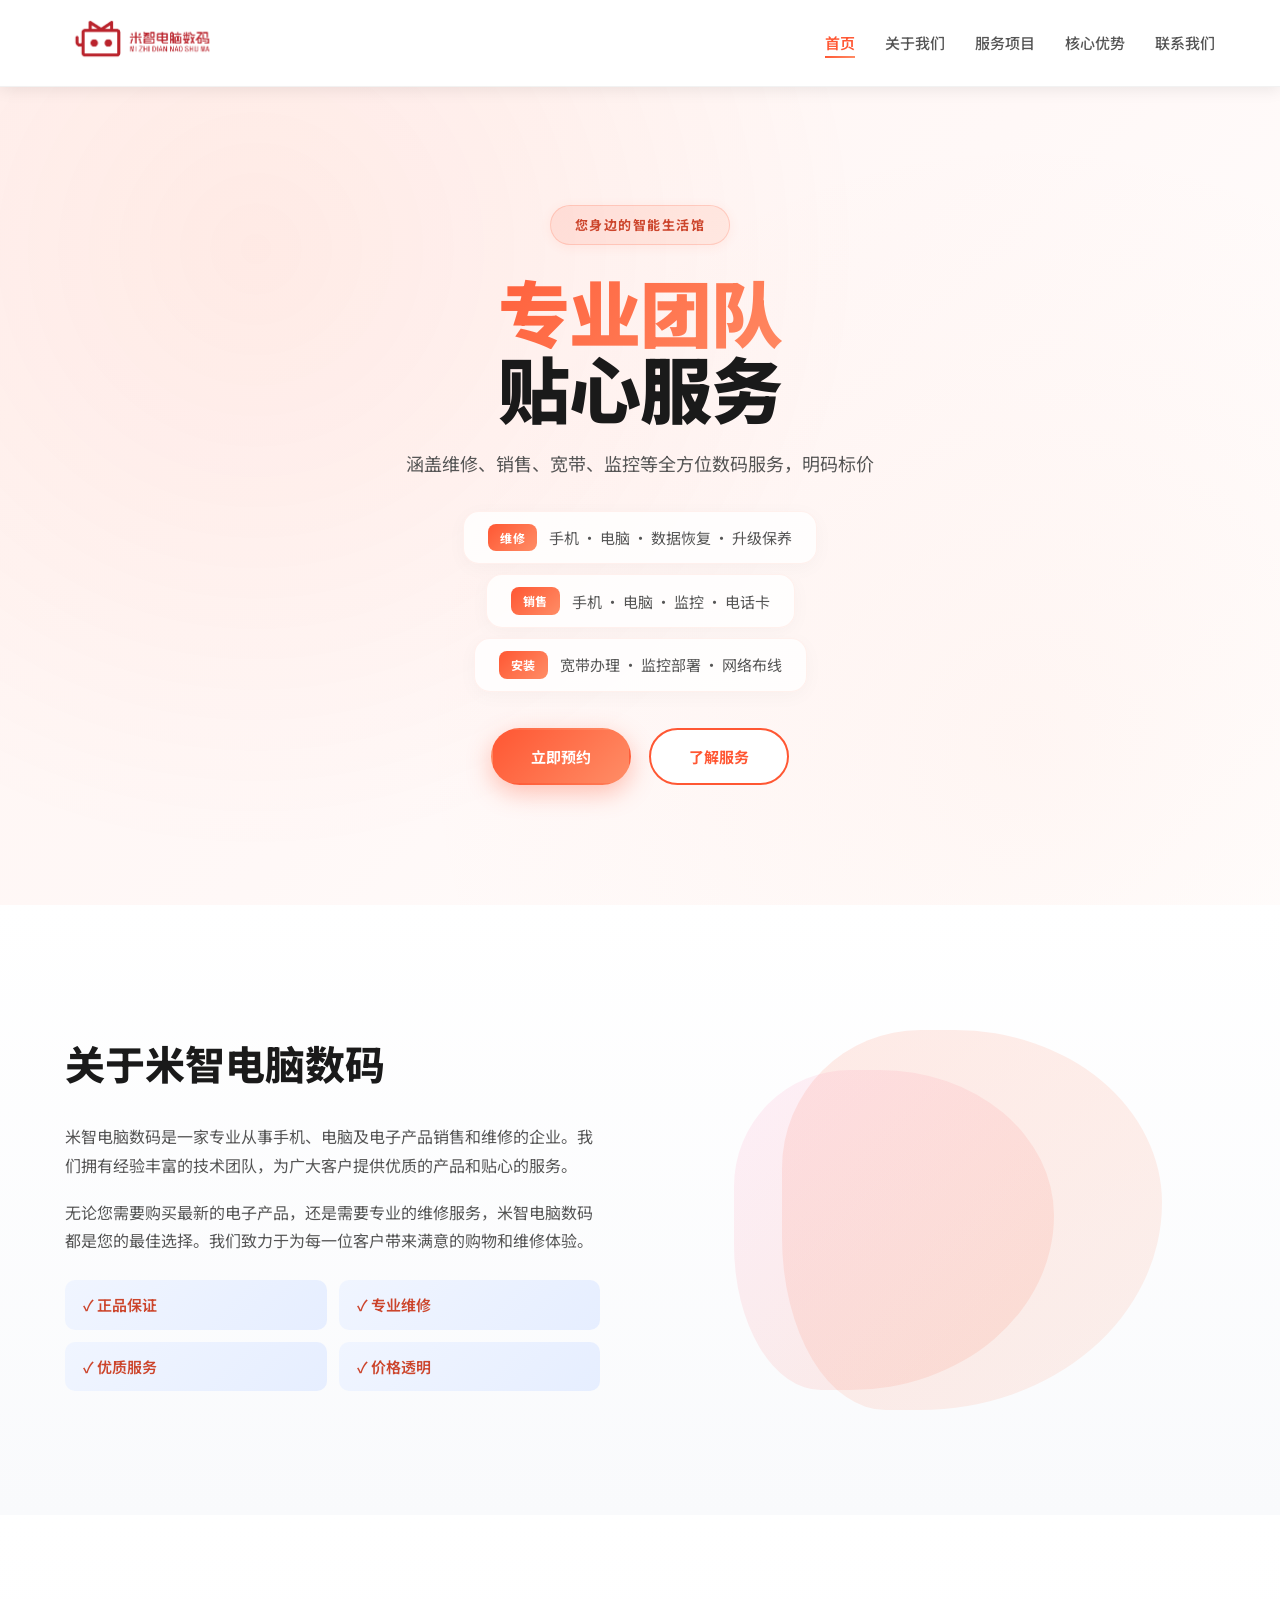
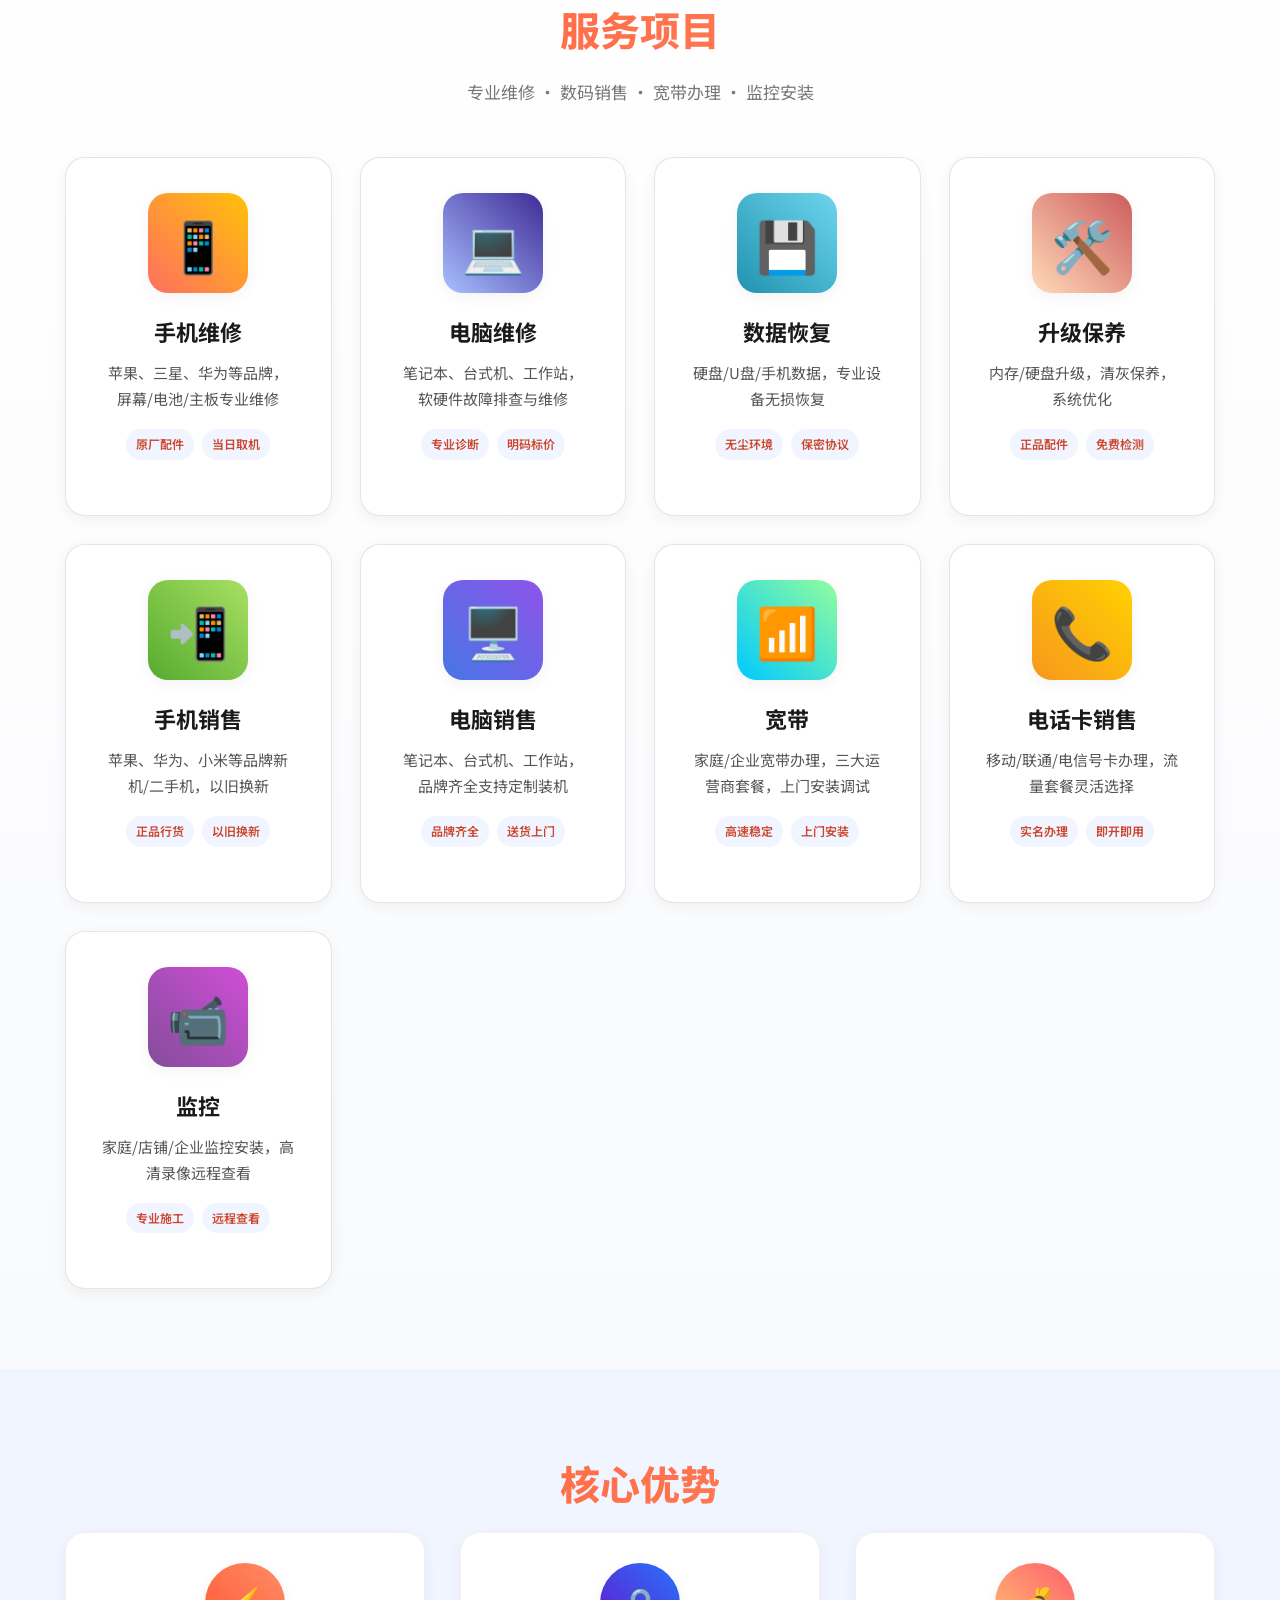
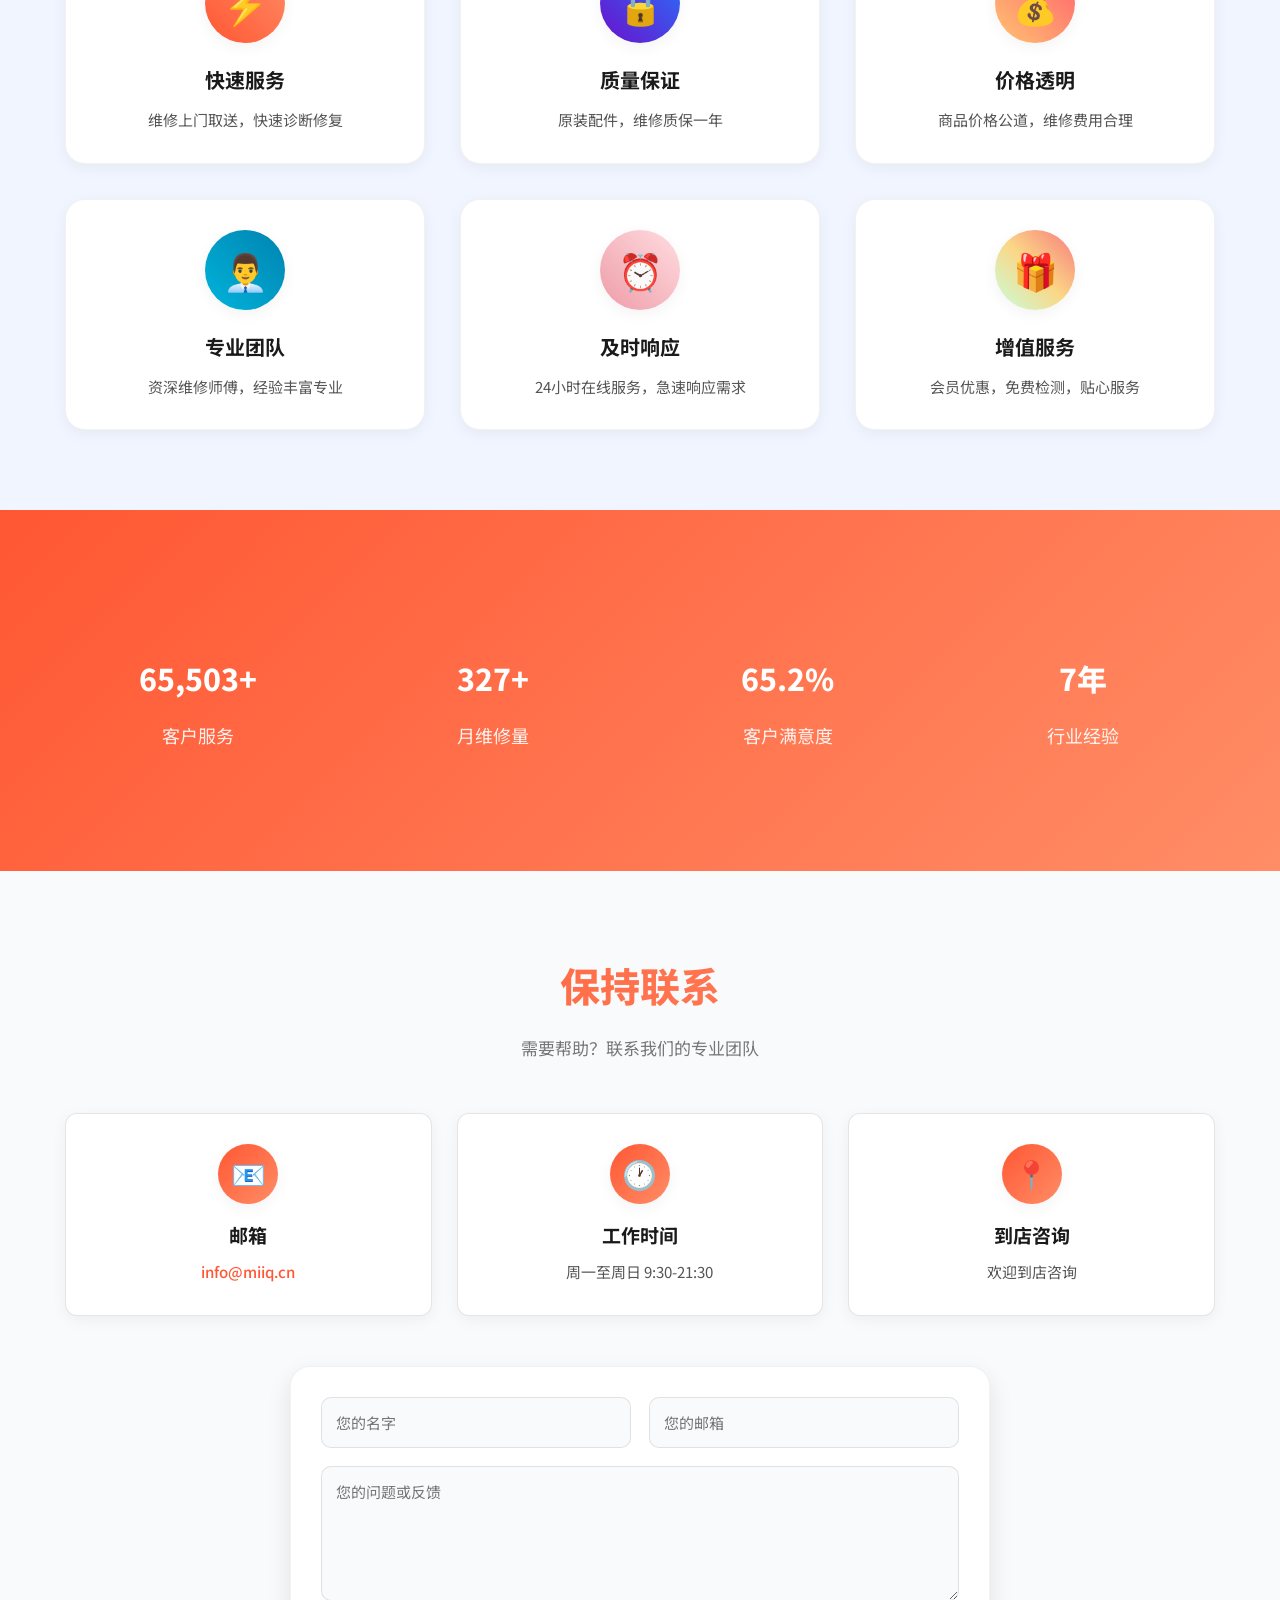
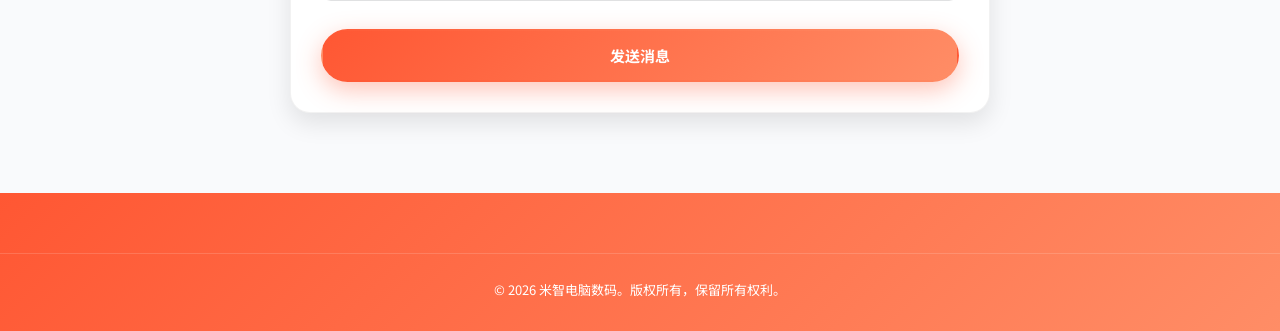
<file: index.html>
<!DOCTYPE html>
<html lang="zh-CN">
<head>
    <meta charset="UTF-8">
    <meta name="viewport" content="width=device-width, initial-scale=1.0">
    <meta name="description" content="米智电脑数码 - 专业手机电脑销售与维修，数据恢复、升级保养一站式服务，明码标价，质保一年。">
    <meta name="keywords" content="手机维修,电脑维修,数据恢复,手机销售,电脑销售,宽带办理,电话卡,监控安装,数码销售,米智电脑数码">
    <title>米智电脑数码 - 手机电脑销售维修一站式服务</title>
    <link rel="preconnect" href="https://fonts.googleapis.com">
    <link rel="preconnect" href="https://fonts.gstatic.com" crossorigin>
    <link href="https://fonts.googleapis.com/css2?family=Noto+Sans+SC:wght@400;500;600;700&display=swap" rel="stylesheet">
    <link rel="stylesheet" href="style.css">
    <link rel="icon" type="image/png" href="favicon.png">
    <link rel="apple-touch-icon" href="favicon.png">
</head>
<body>
    <a href="#main-content" class="skip-link">跳到主要内容</a>

    <!-- 导航栏 -->
    <nav class="navbar" aria-label="主导航">
        <div class="container nav-container">
            <a href="#hero" class="logo" aria-label="米智电脑数码 首页">
                <img src="logo.png" alt="米智电脑数码" class="logo-icon" width="200" height="48" loading="eager">
            </a>
            <button class="menu-toggle" aria-label="打开菜单" aria-expanded="false" aria-controls="nav-menu">
                <span></span>
                <span></span>
                <span></span>
            </button>
            <ul class="nav-menu" id="nav-menu">
                <li><a href="#hero" class="active">首页</a></li>
                <li><a href="#about">关于我们</a></li>
                <li><a href="#products">服务项目</a></li>
                <li><a href="#features">核心优势</a></li>
                <li><a href="#contact">联系我们</a></li>
            </ul>
        </div>
    </nav>

    <main id="main-content">
        <!-- 英雄区 -->
        <section id="hero" class="hero">
            <div class="container hero-inner">
                <div class="hero-content">
                    <span class="hero-badge">您身边的智能生活馆</span>
                    <h1 class="hero-title">
                        <span class="title-part-1">专业团队</span>
                        <span class="title-part-2">贴心服务</span>
                    </h1>
                    <p class="hero-subtitle">涵盖维修、销售、宽带、监控等全方位数码服务，明码标价</p>
                    <ul class="hero-highlights">
                        <li><span class="highlight-label">维修</span>手机 · 电脑 · 数据恢复 · 升级保养</li>
                        <li><span class="highlight-label">销售</span>手机 · 电脑 · 监控 · 电话卡</li>
                        <li><span class="highlight-label">安装</span>宽带办理 · 监控部署 · 网络布线</li>
                    </ul>
                    <div class="hero-buttons">
                        <a href="#contact" class="btn btn-primary">立即预约</a>
                        <a href="#products" class="btn btn-secondary">了解服务</a>
                    </div>
                </div>

            </div>
        </section>

        <!-- 关于我们 -->
        <section id="about" class="about">
            <div class="container">
                <div class="about-content">
                    <div class="about-text">
                        <h2>关于米智电脑数码</h2>
                        <p>米智电脑数码是一家专业从事手机、电脑及电子产品销售和维修的企业。我们拥有经验丰富的技术团队，为广大客户提供优质的产品和贴心的服务。</p>
                        <p>无论您需要购买最新的电子产品，还是需要专业的维修服务，米智电脑数码都是您的最佳选择。我们致力于为每一位客户带来满意的购物和维修体验。</p>
                        <div class="about-features">
                            <div class="about-feature">✓ 正品保证</div>
                            <div class="about-feature">✓ 专业维修</div>
                            <div class="about-feature">✓ 优质服务</div>
                            <div class="about-feature">✓ 价格透明</div>
                        </div>
                    </div>
                    <div class="about-visual" aria-hidden="true">
                        <div class="blob-3"></div>
                        <div class="blob-4"></div>
                    </div>
                </div>
            </div>
        </section>

        <!-- 服务项目 -->
        <section id="products" class="products">
            <div class="container">
                <h2 class="section-title">服务项目</h2>
                <p class="section-subtitle">专业维修 · 数码销售 · 宽带办理 · 监控安装</p>

                <div class="products-grid">
                    <article class="product-card">
                        <div class="product-image gaming">
                            <span class="product-icon" aria-hidden="true">📱</span>
                        </div>
                        <h3>手机维修</h3>
                        <p>苹果、三星、华为等品牌，屏幕/电池/主板专业维修</p>
                        <div class="product-specs">
                            <span class="spec">原厂配件</span>
                            <span class="spec">当日取机</span>
                        </div>
                    </article>

                    <article class="product-card">
                        <div class="product-image design">
                            <span class="product-icon" aria-hidden="true">💻</span>
                        </div>
                        <h3>电脑维修</h3>
                        <p>笔记本、台式机、工作站，软硬件故障排查与维修</p>
                        <div class="product-specs">
                            <span class="spec">专业诊断</span>
                            <span class="spec">明码标价</span>
                        </div>
                    </article>

                    <article class="product-card">
                        <div class="product-image business">
                            <span class="product-icon" aria-hidden="true">💾</span>
                        </div>
                        <h3>数据恢复</h3>
                        <p>硬盘/U盘/手机数据，专业设备无损恢复</p>
                        <div class="product-specs">
                            <span class="spec">无尘环境</span>
                            <span class="spec">保密协议</span>
                        </div>
                    </article>

                    <article class="product-card">
                        <div class="product-image server">
                            <span class="product-icon" aria-hidden="true">🛠️</span>
                        </div>
                        <h3>升级保养</h3>
                        <p>内存/硬盘升级，清灰保养，系统优化</p>
                        <div class="product-specs">
                            <span class="spec">正品配件</span>
                            <span class="spec">免费检测</span>
                        </div>
                    </article>

                    <article class="product-card">
                        <div class="product-image sales-mobile">
                            <span class="product-icon" aria-hidden="true">📲</span>
                        </div>
                        <h3>手机销售</h3>
                        <p>苹果、华为、小米等品牌新机/二手机，以旧换新</p>
                        <div class="product-specs">
                            <span class="spec">正品行货</span>
                            <span class="spec">以旧换新</span>
                        </div>
                    </article>

                    <article class="product-card">
                        <div class="product-image sales-computer">
                            <span class="product-icon" aria-hidden="true">🖥️</span>
                        </div>
                        <h3>电脑销售</h3>
                        <p>笔记本、台式机、工作站，品牌齐全支持定制装机</p>
                        <div class="product-specs">
                            <span class="spec">品牌齐全</span>
                            <span class="spec">送货上门</span>
                        </div>
                    </article>

                    <article class="product-card">
                        <div class="product-image broadband">
                            <span class="product-icon" aria-hidden="true">📶</span>
                        </div>
                        <h3>宽带</h3>
                        <p>家庭/企业宽带办理，三大运营商套餐，上门安装调试</p>
                        <div class="product-specs">
                            <span class="spec">高速稳定</span>
                            <span class="spec">上门安装</span>
                        </div>
                    </article>

                    <article class="product-card">
                        <div class="product-image phonecard">
                            <span class="product-icon" aria-hidden="true">📞</span>
                        </div>
                        <h3>电话卡销售</h3>
                        <p>移动/联通/电信号卡办理，流量套餐灵活选择</p>
                        <div class="product-specs">
                            <span class="spec">实名办理</span>
                            <span class="spec">即开即用</span>
                        </div>
                    </article>

                    <article class="product-card">
                        <div class="product-image monitoring">
                            <span class="product-icon" aria-hidden="true">📹</span>
                        </div>
                        <h3>监控</h3>
                        <p>家庭/店铺/企业监控安装，高清录像远程查看</p>
                        <div class="product-specs">
                            <span class="spec">专业施工</span>
                            <span class="spec">远程查看</span>
                        </div>
                    </article>
                </div>
            </div>
        </section>

        <!-- 特性优势 -->
        <section id="features" class="features">
            <div class="container">
                <h2 class="section-title">核心优势</h2>

                <div class="features-grid">
                    <div class="feature-item">
                        <div class="feature-icon gradient-icon-1">
                            <span aria-hidden="true">⚡</span>
                        </div>
                        <h3>快速服务</h3>
                        <p>维修上门取送，快速诊断修复</p>
                    </div>

                    <div class="feature-item">
                        <div class="feature-icon gradient-icon-2">
                            <span aria-hidden="true">🔒</span>
                        </div>
                        <h3>质量保证</h3>
                        <p>原装配件，维修质保一年</p>
                    </div>

                    <div class="feature-item">
                        <div class="feature-icon gradient-icon-3">
                            <span aria-hidden="true">💰</span>
                        </div>
                        <h3>价格透明</h3>
                        <p>商品价格公道，维修费用合理</p>
                    </div>

                    <div class="feature-item">
                        <div class="feature-icon gradient-icon-4">
                            <span aria-hidden="true">👨‍💼</span>
                        </div>
                        <h3>专业团队</h3>
                        <p>资深维修师傅，经验丰富专业</p>
                    </div>

                    <div class="feature-item">
                        <div class="feature-icon gradient-icon-5">
                            <span aria-hidden="true">⏰</span>
                        </div>
                        <h3>及时响应</h3>
                        <p>24小时在线服务，急速响应需求</p>
                    </div>

                    <div class="feature-item">
                        <div class="feature-icon gradient-icon-6">
                            <span aria-hidden="true">🎁</span>
                        </div>
                        <h3>增值服务</h3>
                        <p>会员优惠，免费检测，贴心服务</p>
                    </div>
                </div>
            </div>
        </section>

        <!-- 统计数据 -->
        <section class="stats" aria-label="服务数据">
            <div class="container">
                <div class="stats-grid">
                    <div class="stat-card">
                        <h3><span class="stat-number" data-target="100000" data-suffix="+">0</span></h3>
                        <p>客户服务</p>
                    </div>
                    <div class="stat-card">
                        <h3><span class="stat-number" data-target="500" data-suffix="+">0</span></h3>
                        <p>月维修量</p>
                    </div>
                    <div class="stat-card">
                        <h3><span class="stat-number" data-target="99.5" data-suffix="%" data-decimals="1">0</span></h3>
                        <p>客户满意度</p>
                    </div>
                    <div class="stat-card">
                        <h3><span class="stat-number" data-target="12" data-suffix="年">0</span></h3>
                        <p>行业经验</p>
                    </div>
                </div>
            </div>
        </section>

        <!-- 联系区 -->
        <section id="contact" class="contact">
            <div class="container">
                <h2 class="section-title">保持联系</h2>
                <p class="section-subtitle">需要帮助？联系我们的专业团队</p>

                <div class="contact-grid">
                    <div class="contact-item">
                        <div class="contact-icon" aria-hidden="true">📧</div>
                        <h3>邮箱</h3>
                        <p><a href="mailto:info@miiq.cn">info@miiq.cn</a></p>
                    </div>

                    <div class="contact-item">
                        <div class="contact-icon" aria-hidden="true">🕐</div>
                        <h3>工作时间</h3>
                        <p>周一至周日 9:30-21:30</p>
                    </div>

                    <div class="contact-item">
                        <div class="contact-icon" aria-hidden="true">📍</div>
                        <h3>到店咨询</h3>
                        <p>欢迎到店咨询</p>
                    </div>
                </div>

                <form id="contact-form" class="contact-form" novalidate>
                    <input type="text" name="from_name" placeholder="您的名字" required autocomplete="name">
                    <input type="email" name="from_email" placeholder="您的邮箱" required autocomplete="email">
                    <textarea name="message" placeholder="您的问题或反馈" rows="5" required></textarea>
                    <button type="submit" class="btn btn-primary">发送消息</button>
                </form>
            </div>
        </section>
    </main>

    <!-- 页脚 -->
    <footer class="footer">
        <div class="footer-bottom">
            <p>&copy; 2026 米智电脑数码。版权所有，保留所有权利。</p>
        </div>
    </footer>

    <script src="script.js"></script>
</body>
</html>
</file>
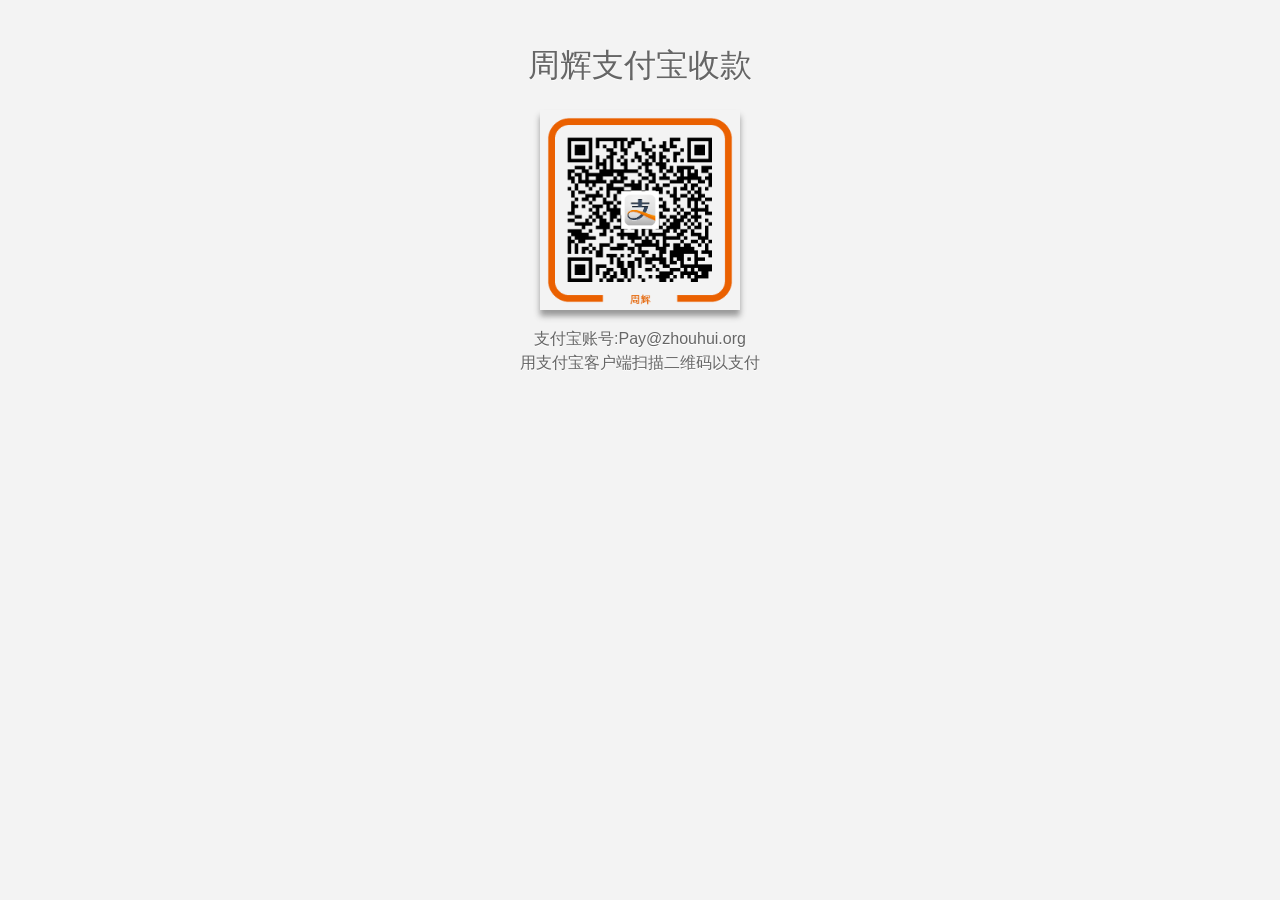
<file: alipay/index.html>
<!DOCTYPE html>
<html>
<head>
<meta http-equiv="content-type" content="text/html;charset=utf-8"/>
<meta id="viewport" name="viewport" content="width=device-width; initial-scale=1.0; maximum-scale=1; user-scalable=no;" />
<title>周辉支付宝收款</title>
<style>

html, body, div, span, applet, object, iframe,
h1, h2, h3, h4, h5, h6, p, blockquote, pre,
a, abbr, acronym, address, big, cite, code,
del, dfn, em, img, ins, kbd, q, s, samp,
small, strike, strong, sub, sup, tt, var,
b, u, i, center,
dl, dt, dd, ol, ul, li,
fieldset, form, label, legend,
table, caption, tbody, tfoot, thead, tr, th, td,
article, aside, canvas, details, embed, 
figure, figcaption, footer, header, hgroup, 
menu, nav, output, ruby, section, summary,
time, mark, audio, video {margin: 0;padding: 0;border: 0;font-size: 100%;font: inherit;vertical-align: baseline;}
article, aside, details, figcaption, figure, footer, header, hgroup, menu, nav, section {display: block;}
body {line-height: 1;}
ol, ul {list-style: none;}
blockquote, q {quotes: none;}
blockquote:before, blockquote:after,q:before, q:after {content: '';content: none;}
table {border-collapse: collapse;border-spacing: 0;}


/* Elements */

body { background:#f3f3f3; font-family:Helvetica,"微软雅黑","黑体",Arial,Tahoma;line-height:1.5;text-shadow:0 1px 0px #fff;text-align:center;margin-top:40px;color:#666; }

a:link,a:visited { color:#55a;text-decoration:none; }
a:hover, a:active { color:#55a;text-decoration:underline; }

/* Elements */


.left {float:left}
.right {float:right}
.clear {clear:both}


.mask { background:#fff;width:100%;height:100%;position:absolute;z-index:998;top:0;left:0;opacity:0.8; }

.dialog { width:400px;border:1px solid #bebebe;position:absolute;z-index:999;box-shadow:0 6px 10px #ccc;border-radius:3px; }
.dialogContainer { width:100%;border-top:1px solid #fff;background:#333;border-radius:4px;background: -moz-linear-gradient(top, #f0f0f0, #e5e5e5);background: -webkit-gradient(linear, 0 0, 0 100%, from(f0f0f0), to(e5e5e5));}
.dialogContent { min-height:60px;padding:40px 20px 10px;font-size:20px;color:#666;text-shadow:0 1px 0 #fff;text-align:center;}



.dialogOperator { padding:10px 20px 20px;text-align:center;margin:0 auto;overflow:hidden; }
.dialogOperator .inwrap{ float:left; position:relative; left:50%;}
.dialogOperator .wrapContent { float:left; position:relative; left:-50%; }
.dialog a.btn { display:block;border-radius:3px;float:left;text-align:center;text-decoration:none;margin:0px 5px 1px 5px; }
.dialog a.btn b { display:block;height:30px;border-radius:2px;font-size:16px;line-height:30px;text-shadow:none;text-align:center;padding:0 40px;}
.dialog a.btn:active { margin:1px 5px 0 5px; }

.tourTip .dialogContainer {background:#f0f0f0;background: -moz-linear-gradient(top, #fff, #f9f9f9);background: -webkit-gradient(linear, 0 0, 0 100%, from(fff), to(f9f9f9));}
.tourTipContent {padding:50px 20px 20px;  }
.tourTipContent .desc {padding:20px 0;  }

.dialog a.btnClose { position:absolute;right:0;margin:10px;width:24px;height:24px;border-radius:20px;}
.dialog a.btnClose:hover,.dialog a.btnClose:active { background:#ddd;}

.dialog a.btnClose img { margin:5px 5px 5px 5px; }
/* Layout */

.container {}
.clr { clear:both;height:1px;overflow:hidden; }
.clrLeft { clear:left;height:1px;overflow:hidden; }
.clrRight { clear:right;height:1px;overflow:hidden; }



.loginPanel { margin: 10px auto; height:380px; border-radius:4px;text-align:center; }

.loginPanel .title { border-radius:4px 4px 0 0;height:50px;text-shadow:0 1px 0 #fff;font-size:32px;line-height:50px; }

.loginPanel .panelContent { padding:20px; }

.loginPanel .qrcode { width:200px; box-shadow:0 6px 6px #999999; }
.loginPanel .info { margin:10px 0 0; }
.loginPanel .normlDesc { }
.loginPanel .errorMsg { display:none; }
.loginPanel a.operatorBtn { margin-top:10px; }


.zoomIn { cursor:-webkit-zoom-in; cursor: -moz-zoom-in;  }
.zoomOut { cursor:-webkit-zoom-out; cursor: -moz-zoom-out; }





/* Color Scheme */

.slidePic { position:absolute;float:left; }
.slidePic img { position:absolute;box-shadow:0px 4px 30px #333;z-index:49; }

.normalPanel { }

.lightText { color:#ccc;}

/*tmp style*/ 
</style>
</head>
<body>
<div id="title">
</div>
<div class="main">

<div class="loginPanel normalPanel">
<div class="title">周辉支付宝收款</div>
<div class="waiting panelContent">
<img class="qrcode lightBorder" src="/img/id-alipay.png">
<div class="info">
<p class="normlDesc">支付宝账号:Pay@zhouhui.org</p>

<p class="normlDesc">用支付宝客户端扫描二维码以支付</p><p class="errorMsg">成功扫描，请在客户端点击确认以订阅</p>
</div>
</div>
</div>

</div>
</body>
</html>
</file>
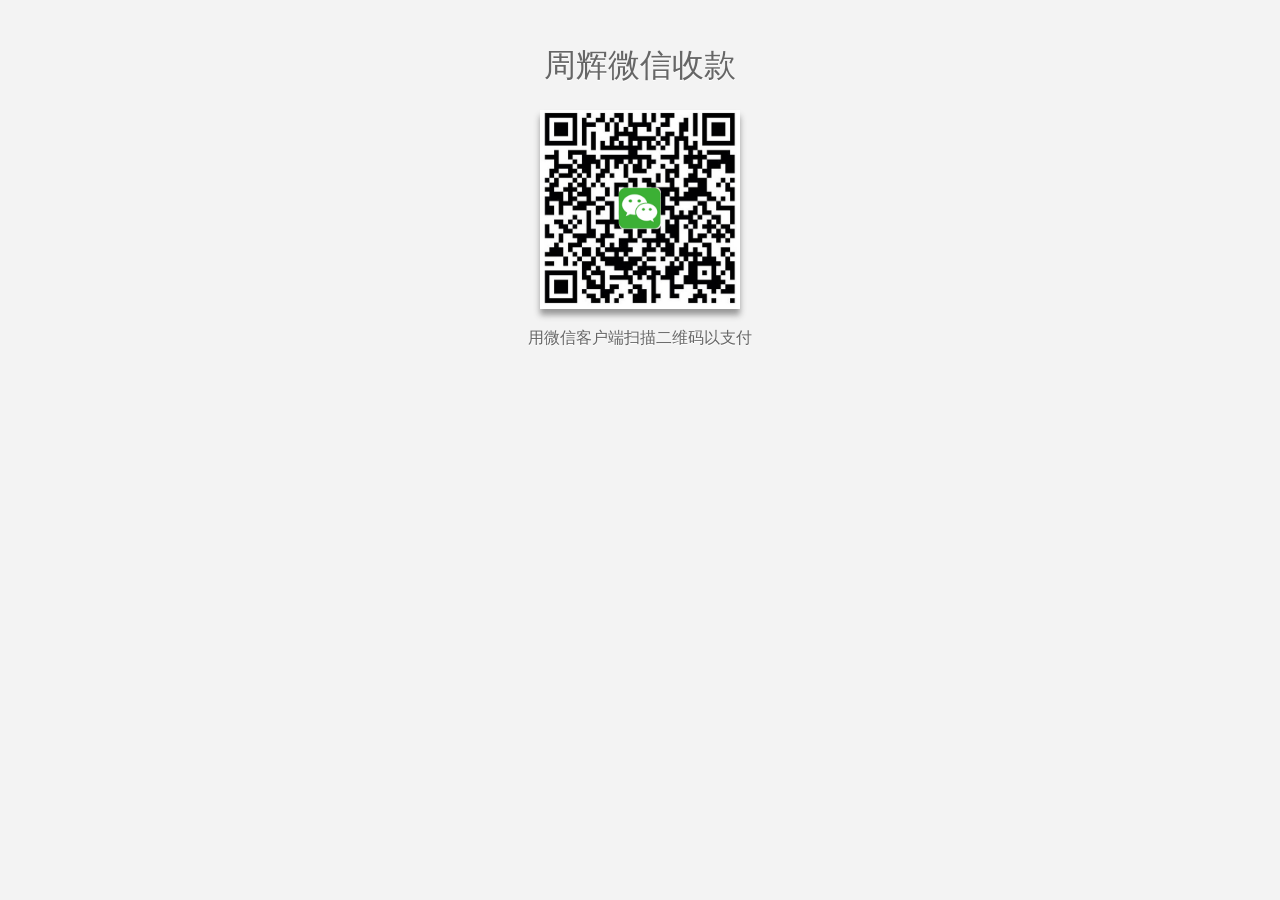
<file: weixin/index.html>
<!DOCTYPE html>
<html>
<head>
<meta http-equiv="content-type" content="text/html;charset=utf-8"/>
<meta id="viewport" name="viewport" content="width=device-width; initial-scale=1.0; maximum-scale=1; user-scalable=no;" />
<title>周辉微信收款</title>
<style>

html, body, div, span, applet, object, iframe,
h1, h2, h3, h4, h5, h6, p, blockquote, pre,
a, abbr, acronym, address, big, cite, code,
del, dfn, em, img, ins, kbd, q, s, samp,
small, strike, strong, sub, sup, tt, var,
b, u, i, center,
dl, dt, dd, ol, ul, li,
fieldset, form, label, legend,
table, caption, tbody, tfoot, thead, tr, th, td,
article, aside, canvas, details, embed, 
figure, figcaption, footer, header, hgroup, 
menu, nav, output, ruby, section, summary,
time, mark, audio, video {margin: 0;padding: 0;border: 0;font-size: 100%;font: inherit;vertical-align: baseline;}
article, aside, details, figcaption, figure, footer, header, hgroup, menu, nav, section {display: block;}
body {line-height: 1;}
ol, ul {list-style: none;}
blockquote, q {quotes: none;}
blockquote:before, blockquote:after,q:before, q:after {content: '';content: none;}
table {border-collapse: collapse;border-spacing: 0;}


/* Elements */

body { background:#f3f3f3; font-family:Helvetica,"微软雅黑","黑体",Arial,Tahoma;line-height:1.5;text-shadow:0 1px 0px #fff;text-align:center;margin-top:40px;color:#666; }

a:link,a:visited { color:#55a;text-decoration:none; }
a:hover, a:active { color:#55a;text-decoration:underline; }

/* Elements */


.left {float:left}
.right {float:right}
.clear {clear:both}


.mask { background:#fff;width:100%;height:100%;position:absolute;z-index:998;top:0;left:0;opacity:0.8; }

.dialog { width:400px;border:1px solid #bebebe;position:absolute;z-index:999;box-shadow:0 6px 10px #ccc;border-radius:3px; }
.dialogContainer { width:100%;border-top:1px solid #fff;background:#333;border-radius:4px;background: -moz-linear-gradient(top, #f0f0f0, #e5e5e5);background: -webkit-gradient(linear, 0 0, 0 100%, from(f0f0f0), to(e5e5e5));}
.dialogContent { min-height:60px;padding:40px 20px 10px;font-size:20px;color:#666;text-shadow:0 1px 0 #fff;text-align:center;}



.dialogOperator { padding:10px 20px 20px;text-align:center;margin:0 auto;overflow:hidden; }
.dialogOperator .inwrap{ float:left; position:relative; left:50%;}
.dialogOperator .wrapContent { float:left; position:relative; left:-50%; }
.dialog a.btn { display:block;border-radius:3px;float:left;text-align:center;text-decoration:none;margin:0px 5px 1px 5px; }
.dialog a.btn b { display:block;height:30px;border-radius:2px;font-size:16px;line-height:30px;text-shadow:none;text-align:center;padding:0 40px;}
.dialog a.btn:active { margin:1px 5px 0 5px; }

.tourTip .dialogContainer {background:#f0f0f0;background: -moz-linear-gradient(top, #fff, #f9f9f9);background: -webkit-gradient(linear, 0 0, 0 100%, from(fff), to(f9f9f9));}
.tourTipContent {padding:50px 20px 20px;  }
.tourTipContent .desc {padding:20px 0;  }

.dialog a.btnClose { position:absolute;right:0;margin:10px;width:24px;height:24px;border-radius:20px;}
.dialog a.btnClose:hover,.dialog a.btnClose:active { background:#ddd;}

.dialog a.btnClose img { margin:5px 5px 5px 5px; }
/* Layout */

.container {}
.clr { clear:both;height:1px;overflow:hidden; }
.clrLeft { clear:left;height:1px;overflow:hidden; }
.clrRight { clear:right;height:1px;overflow:hidden; }



.loginPanel { margin: 10px auto; height:380px; border-radius:4px;text-align:center; }

.loginPanel .title { border-radius:4px 4px 0 0;height:50px;text-shadow:0 1px 0 #fff;font-size:32px;line-height:50px; }

.loginPanel .panelContent { padding:20px; }

.loginPanel .qrcode { width:200px; box-shadow:0 6px 6px #999999; }
.loginPanel .info { margin:10px 0 0; }
.loginPanel .normlDesc { }
.loginPanel .errorMsg { display:none; }
.loginPanel a.operatorBtn { margin-top:10px; }


.zoomIn { cursor:-webkit-zoom-in; cursor: -moz-zoom-in;  }
.zoomOut { cursor:-webkit-zoom-out; cursor: -moz-zoom-out; }





/* Color Scheme */

.slidePic { position:absolute;float:left; }
.slidePic img { position:absolute;box-shadow:0px 4px 30px #333;z-index:49; }

.normalPanel { }

.lightText { color:#ccc;}

/*tmp style*/ 
</style>
</head>
<body>
<div id="title">
</div>
<div class="main">

<div class="loginPanel normalPanel">
<div class="title">周辉微信收款</div>
<div class="waiting panelContent">
<img class="qrcode lightBorder" src="/img/weixinpay.png">
<div class="info">

<p class="normlDesc">用微信客户端扫描二维码以支付</p><p class="errorMsg">成功扫描，请在客户端点击确认以订阅</p>
</div>
</div>
</div>

</div>
</body>
</html>
</file>
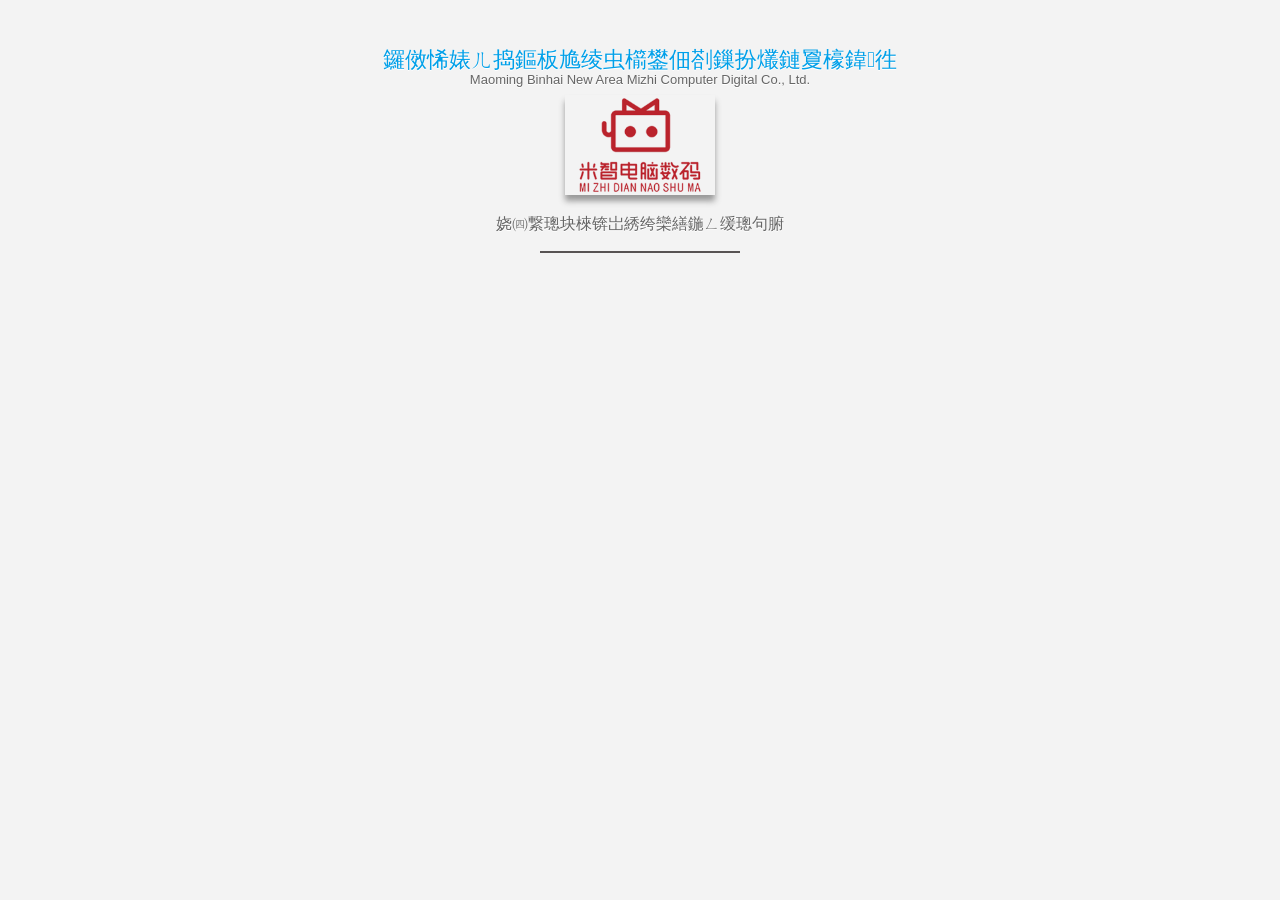
<file: index1.html>
<!DOCTYPE html>
<html>
<head><meta http-equiv="Content-Type" content="text/html; charset=gb18030">

<meta id="viewport" name="viewport" content="width=device-width; initial-scale=1.0; maximum-scale=1; user-scalable=no;" />
<title>茂名滨海新区米智电脑数码有限公司</title>
<style>

html, body, div, span, applet, object, iframe,
h1, h2, h3, h4, h5, h6, p, blockquote, pre,
a, abbr, acronym, address, big, cite, code,
del, dfn, em, img, ins, kbd, q, s, samp,
small, strike, strong, sub, sup, tt, var,
b, u, i, center,
dl, dt, dd, ol, ul, li,
fieldset, form, label, legend,
table, caption, tbody, tfoot, thead, tr, th, td,
article, aside, canvas, details, embed, 
figure, figcaption, footer, header, hgroup, 
menu, nav, output, ruby, section, summary,
time, mark, audio, video {margin: 0;padding: 0;border: 0;font-size: 100%;font: inherit;vertical-align: baseline;}
article, aside, details, figcaption, figure, footer, header, hgroup, menu, nav, section {display: block;}
body {line-height: 1;}
ol, ul {list-style: none;}
blockquote, q {quotes: none;}
blockquote:before, blockquote:after,q:before, q:after {content: '';content: none;}
table {border-collapse: collapse;border-spacing: 0;}


/* Elements */

body { background:#f3f3f3; font-family:Helvetica,"微软雅黑","黑体",Arial,Tahoma;line-height:1.5;text-shadow:0 1px 0px #fff;text-align:center;margin-top:40px;color:#666; }

a:link,a:visited { color:#55a;text-decoration:none; }
a:hover, a:active { color:#55a;text-decoration:underline; }

/* Elements */


.left {float:left}
.right {float:right}
.clear {clear:both}


.mask { background:#fff;width:100%;height:100%;position:absolute;z-index:998;top:0;left:0;opacity:0.8; }

.dialog { width:400px;border:1px solid #bebebe;position:absolute;z-index:999;box-shadow:0 6px 10px #ccc;border-radius:3px; }
.dialogContainer { width:100%;border-top:1px solid #fff;background:#333;border-radius:4px;background: -moz-linear-gradient(top, #f0f0f0, #e5e5e5);background: -webkit-gradient(linear, 0 0, 0 100%, from(f0f0f0), to(e5e5e5));}
.dialogContent { min-height:60px;padding:40px 20px 10px;font-size:20px;color:#666;text-shadow:0 1px 0 #fff;text-align:center;}



.dialogOperator { padding:10px 20px 20px;text-align:center;margin:0 auto;overflow:hidden; }
.dialogOperator .inwrap{ float:left; position:relative; left:50%;}
.dialogOperator .wrapContent { float:left; position:relative; left:-50%; }
.dialog a.btn { display:block;border-radius:3px;float:left;text-align:center;text-decoration:none;margin:0px 5px 1px 5px; }
.dialog a.btn b { display:block;height:30px;border-radius:2px;font-size:16px;line-height:30px;text-shadow:none;text-align:center;padding:0 40px;}
.dialog a.btn:active { margin:1px 5px 0 5px; }

.tourTip .dialogContainer {background:#f0f0f0;background: -moz-linear-gradient(top, #fff, #f9f9f9);background: -webkit-gradient(linear, 0 0, 0 100%, from(fff), to(f9f9f9));}
.tourTipContent {padding:50px 20px 20px;  }
.tourTipContent .desc {padding:20px 0;  }

.dialog a.btnClose { position:absolute;right:0;margin:10px;width:24px;height:24px;border-radius:20px;}
.dialog a.btnClose:hover,.dialog a.btnClose:active { background:#ddd;}

.dialog a.btnClose img { margin:5px 5px 5px 5px; }
/* Layout */

.container {}
.clr { clear:both;height:1px;overflow:hidden; }
.clrLeft { clear:left;height:1px;overflow:hidden; }
.clrRight { clear:right;height:1px;overflow:hidden; }



.loginPanel { margin: 10px auto; height:380px; border-radius:4px;text-align:center; }

.loginPanel .title { border-radius:4px 4px 0 0;height:50px;text-shadow:0 1px 0 #fff;font-size:12px;line-height:50px; }

.loginPanel .hui { border-radius:4px 4px 0 0;height:50px;text-shadow:0 1px 0 #fff;font-size:25px;line-height:50px; }  
  
.loginPanel .panelContent { padding:5px; }
.loginPanel .zt { font-size:16px; line-height:10px; line-height:20px;}
.loginPanel .cs { font-size:13px; line-height:10px; line-height:20px;}
.loginPanel .ztt { font-size:9px; line-height:7px; }
.loginPanel .zw { font-size:15px; line-height:30px;}
.loginPanel .sm { font-size:17px; line-height:12px; }
.loginPanel .zm { font-size:11px; line-height:0px; }

.loginPanel .en { font-size:13px; line-height:10px; }
.loginPanel .tel { font-size:25px; line-height:10px;line-height:40px; }
.loginPanel .ty { font-size:13px; line-height:15px; line-height:15px; }
	
.loginPanel .qrcode { width:150px; box-shadow:0 6px 6px #999999; }
.loginPanel .weixin { width:85px;  }
.loginPanel .yys { width:60px;  }
.loginPanel .hp { width:30px;  }
.loginPanel .zhouhuiimg { width:200px; }
.loginPanel .info { margin:10px 0 0; }
.loginPanel .home { margin:5px 0 0; }
.loginPanel .normlDesc { }
.loginPanel .zhouhui { font-size:25px;line-height:30px;}
.loginPanel .huizhou { font-size:11px; line-height:10px; }
.loginPanel .errorMsg { display:none; }
.loginPanel a.operatorBtn { margin-top:10px; }
.loginPanel .ls { color:#00a0e9 !important; border-radius:4px 4px 0 0;height:50px;text-shadow:0 1px 0 #fff; line-height:30px;font-size:22px; }


.zoomIn { cursor:-webkit-zoom-in; cursor: -moz-zoom-in;  }
.zoomOut { cursor:-webkit-zoom-out; cursor: -moz-zoom-out; }







/* Color Scheme */

.slidePic { position:absolute;float:left; }
.slidePic img { position:absolute;box-shadow:0px 4px 30px #333;z-index:49; }

.normalPanel { }

.lightText { color:#ccc;}

/*tmp style*/ 
</style>
</head>
<body>
<div id="title">
</div>
<div class="main">

	
<div class="loginPanel normalPanel">

<div class="waiting panelContent">
	<p><a class="ls"> 茂名滨海新区米智电脑数码有限公司 </a>
	<div class="en">Maoming Binhai New Area Mizhi Computer Digital Co., Ltd. </div></p>
	<div class="info">
<img class="qrcode lightBorder" src="/img/557.png">
<div class="info">
<div class="info">

	
<div class="info">

<p class="normlDesc">欢迎访问，网站还在建设中</p><p class="errorMsg">成功扫描，请在客户端点击确认以订阅</p>
								<p><img class="png" src="/img/yy.png"></p>
<div class="info">

	
<div class="info">

 

	
<script>
function stop(){
return false;
}
document.oncontextmenu=stop;
</script>



<head>
<script>
function clear(){
Source=document.body.firstChild.data;
document.open();
document.close();
document.title="看不到源代码";
document.body.innerHTML=Source;
}</script>
</head>	
	
	
</div>
</div>
</div>

</div>
</body>
</html>
</file>
<file: style.css>
/* ============================================
   米智数码 - 样式表
   优化版本：CSS 变量、组件化、可维护
   ============================================ */

/* ---------- CSS 变量 ---------- */
:root {
    /* 品牌色 */
    --color-primary: #FF5733; /* 活力橙红 */
    --color-primary-dark: #CC452C;
    --color-primary-rgb: 255, 87, 51;
    --color-secondary: #FF8D66; /* 柔和橙 */
    --color-accent-pink: #FF69B4;
    --color-accent-red: #FF4500;
    --color-accent-blue: #4682B4;
    --color-accent-cyan: #40E0D0;
    --color-accent-green: #32CD32;
    --color-accent-mint: #66CDAA;
    --color-accent-warm: #FFA07A;
    --color-accent-yellow: #FFD700;
    --color-accent-teal: #20B2AA;
    --color-accent-purple: #8A2BE2;

    /* 中性色 */
    --color-text: #333333;
    --color-text-light: #555555;
    --color-text-muted: #777777;
    --color-heading: #1A1A1A;
    --color-bg: #FFFFFF;
    --color-bg-soft: #F9FAFC;
    --color-bg-blue: #F0F5FF; /* 浅蓝色背景 */
    --color-bg-blue-2: #E6EEFF;
    --color-border: rgba(0, 0, 0, 0.1);
    --color-border-light: rgba(0, 0, 0, 0.05);
    --color-border-dark: rgba(255, 255, 255, 0.15);

    /* 渐变 */
    --gradient-primary: linear-gradient(135deg, var(--color-primary) 0%, var(--color-secondary) 100%);
    --gradient-pink: linear-gradient(135deg, var(--color-accent-pink) 0%, var(--color-accent-red) 100%);
    --gradient-blue: linear-gradient(135deg, var(--color-accent-blue) 0%, var(--color-accent-cyan) 100%);
    --gradient-green: linear-gradient(135deg, var(--color-accent-green) 0%, var(--color-accent-mint) 100%);
    --gradient-warm: linear-gradient(135deg, var(--color-accent-warm) 0%, var(--color-accent-yellow) 100%);
    --gradient-teal: linear-gradient(135deg, var(--color-accent-teal) 0%, var(--color-accent-purple) 100%);
    --gradient-page-soft: linear-gradient(135deg, var(--color-bg) 0%, var(--color-bg-soft) 100%);

    /* 阴影 */
    --shadow-sm: 0 4px 15px rgba(0, 0, 0, 0.05);
    --shadow-md: 0 10px 25px rgba(0, 0, 0, 0.1);
    --shadow-lg: 0 15px 35px rgba(0, 0, 0, 0.15);
    --shadow-primary: 0 8px 20px rgba(var(--color-primary-rgb), 0.4);
    --shadow-primary-hover: 0 12px 30px rgba(var(--color-primary-rgb), 0.5);
    --shadow-navbar: 0 3px 15px rgba(0, 0, 0, 0.08);

    /* 圆角 */
    --radius-sm: 6px;
    --radius-md: 10px;
    --radius-lg: 12px;
    --radius-xl: 20px;
    --radius-full: 50px;
    --radius-blob: 40% 60% 70% 30% / 40% 50% 60% 50%;

    /* 动画 */
    --transition: all 0.3s ease-in-out;

    /* 布局 */
    --max-width: 1200px;
    --nav-height: 85px;
}

/* ============================================
   基础样式
   ============================================ */
* { margin: 0; padding: 0; box-sizing: border-box; }

html { scroll-behavior: smooth; }

body {
    font-family: 'Noto Sans SC', 'PingFang SC', 'Microsoft YaHei', sans-serif;
    background: var(--gradient-page-soft);
    color: var(--color-text);
    line-height: 1.7;
    min-height: 100vh;
    font-size: 16px;
}

body.menu-open {
    overflow: hidden;
}

.skip-link {
    position: absolute;
    top: -100%;
    left: 16px;
    z-index: 9999;
    padding: 10px 16px;
    background: var(--color-primary);
    color: white;
    border-radius: var(--radius-sm);
    font-weight: 600;
}

.skip-link:focus {
    top: 16px;
}

a {
    color: inherit;
    text-decoration: none;
    transition: var(--transition);
}
a:hover {
    color: var(--color-primary);
}

img { max-width: 100%; display: block; }
button { font-family: inherit; cursor: pointer; border: none; background: none; }

.container {
    max-width: var(--max-width);
    margin: 0 auto;
    padding: 0 25px;
}

.text-gradient {
    background: var(--gradient-primary);
    -webkit-background-clip: text;
    -webkit-text-fill-color: transparent;
    background-clip: text;
}

/* ============================================
   导航栏
   ============================================ */
.navbar {
    position: fixed;
    top: 0; left: 0; right: 0;
    z-index: 1000;
    background: rgba(255, 255, 255, 0.9);
    backdrop-filter: blur(15px);
    -webkit-backdrop-filter: blur(15px);
    border-bottom: 1px solid var(--color-border-light);
    padding: 12px 0;
    box-shadow: var(--shadow-navbar);
    transition: var(--transition);
}

.navbar-scrolled {
    background: rgba(255, 255, 255, 0.98);
    padding: 8px 0;
    box-shadow: var(--shadow-md);
}

.nav-container {
    display: flex;
    justify-content: space-between;
    align-items: center;
    position: relative;
}

.logo {
    display: flex;
    align-items: center;
    gap: 10px;
    font-size: 26px;
    font-weight: 700;
    color: var(--color-heading);
    z-index: 1001;
}

.logo-icon {
    width: 200px;
    max-width: 160px;
    height: auto;
    background: transparent;
    border-radius: var(--radius-sm);
    display: block;
    object-fit: contain;
}

.nav-menu {
    display: flex;
    list-style: none;
    gap: 30px;
    align-items: center;
}

.nav-menu a {
    color: var(--color-text-light);
    font-weight: 500;
    font-size: 15px;
    padding: 5px 0;
    position: relative;
}

.nav-menu a::after {
    content: '';
    position: absolute;
    bottom: 0; left: 0;
    width: 0; height: 2px;
    background: var(--gradient-primary);
    transition: width 0.3s ease-in-out;
}

.nav-menu a:hover { color: var(--color-primary); }
.nav-menu a:hover::after,
.nav-menu a.active::after {
    width: 100%;
}
.nav-menu a.active { color: var(--color-primary); font-weight: 600; }

/* 汉堡菜单 */
.menu-toggle {
    display: none;
    flex-direction: column;
    gap: 6px;
    padding: 8px;
    z-index: 1001;
}

.menu-toggle span {
    display: block;
    width: 28px;
    height: 3px;
    background: var(--color-heading);
    transition: var(--transition);
    border-radius: 2px;
}

.menu-toggle.menu-open span:nth-child(1) { transform: translateY(9px) rotate(45deg); }
.menu-toggle.menu-open span:nth-child(2) { opacity: 0; }
.menu-toggle.menu-open span:nth-child(3) { transform: translateY(-9px) rotate(-45deg); }

@media (max-width: 768px) {
    .menu-toggle { display: flex; }
    .nav-menu {
        position: fixed;
        top: var(--nav-height);
        right: -100%;
        width: 75%;
        max-width: 320px;
        height: calc(100vh - var(--nav-height));
        flex-direction: column;
        background: var(--color-bg);
        padding: 30px;
        box-shadow: -8px 0 25px rgba(0, 0, 0, 0.1);
        transition: right 0.4s ease-in-out;
        gap: 25px;
        align-items: flex-start;
        border-left: 1px solid var(--color-border);
        z-index: 1000;
    }
    .nav-menu.menu-open { right: 0; }

    .hero {
        padding: 60px 0;
        min-height: auto;
    }

    .hero::before,
    .hero::after {
        display: none;
    }

    .hero-title {
        font-size: 48px;
        margin-bottom: 20px;
    }

    .hero-subtitle {
        font-size: 16px;
        margin-bottom: 24px;
    }

    .hero-highlights li {
        flex-direction: column;
        gap: 8px;
        text-align: center;
        padding: 10px 18px;
    }

    .hero-buttons {
        flex-direction: column;
        gap: 14px;
    }

    .btn {
        padding: 14px 36px;
        font-size: 14px;
    }
}

/* ============================================
   英雄区
   ============================================ */
.hero {
    margin-top: var(--nav-height);
    min-height: calc(100vh - var(--nav-height));
    display: flex;
    align-items: center;
    padding: 80px 0;
    background: linear-gradient(135deg, #fff5f2 0%, #fff8f7 50%, #ffffff 100%);
    position: relative;
    overflow: hidden;
}

.hero::before {
    content: '';
    position: absolute;
    top: 0;
    left: 0;
    right: 0;
    bottom: 0;
    background: 
        radial-gradient(circle at 20% 20%, rgba(255, 87, 51, 0.08) 0%, transparent 50%),
        radial-gradient(circle at 80% 80%, rgba(255, 141, 102, 0.06) 0%, transparent 50%);
    pointer-events: none;
}

.hero::after {
    content: '';
    position: absolute;
    top: -50%;
    left: -50%;
    width: 200%;
    height: 200%;
    background: radial-gradient(circle, transparent 0%, transparent 70%, rgba(255, 87, 51, 0.03) 100%);
    animation: rotate 60s linear infinite;
    pointer-events: none;
}

.hero-inner {
    display: flex;
    align-items: center;
    justify-content: center;
    position: relative;
    z-index: 2;
}

.hero-content {
    flex: 1;
    max-width: 700px;
    text-align: center;
    position: relative;
    padding: 40px 20px;
}

.hero-badge {
    display: inline-block;
    padding: 8px 24px;
    margin-bottom: 28px;
    background: linear-gradient(135deg, rgba(255, 87, 51, 0.12) 0%, rgba(255, 141, 102, 0.12) 100%);
    color: var(--color-primary-dark);
    font-size: 13px;
    font-weight: 700;
    letter-spacing: 1.5px;
    text-transform: uppercase;
    border-radius: 50px;
    border: 1px solid rgba(255, 87, 51, 0.2);
    animation: fadeInUp 0.8s ease-out;
    box-shadow: 0 2px 12px rgba(255, 87, 51, 0.08);
}

.hero-title {
    font-size: 72px;
    font-weight: 900;
    line-height: 1.05;
    margin-bottom: 24px;
    color: var(--color-heading);
    letter-spacing: -1px;
}

.title-part-1 {
    display: block;
    background: linear-gradient(135deg, #FF5733 0%, #FF8D66 50%, #FF5733 100%);
    -webkit-background-clip: text;
    -webkit-text-fill-color: transparent;
    background-clip: text;
    animation: fadeInUp 0.8s ease-out, textShimmer 3s ease-in-out infinite;
    background-size: 200% auto;
}

.title-part-2 {
    display: block;
    color: var(--color-heading);
    animation: fadeInUp 0.8s ease-out 0.2s both;
}

.hero-subtitle {
    font-size: 18px;
    color: var(--color-text-light);
    margin-bottom: 32px;
    line-height: 1.7;
    animation: fadeInUp 0.8s ease-out 0.4s both;
    font-weight: 400;
    max-width: 600px;
    margin-left: auto;
    margin-right: auto;
}

.hero-highlights {
    list-style: none;
    margin-bottom: 36px;
    animation: fadeInUp 0.8s ease-out 0.5s both;
    display: flex;
    flex-direction: column;
    align-items: center;
    gap: 10px;
}

.hero-highlights li {
    display: flex;
    align-items: center;
    justify-content: center;
    gap: 12px;
    font-size: 15px;
    color: var(--color-text-light);
    line-height: 1.8;
    padding: 12px 24px;
    background: rgba(255, 255, 255, 0.8);
    backdrop-filter: blur(10px);
    border-radius: 16px;
    border: 1px solid rgba(255, 87, 51, 0.08);
    box-shadow: 0 4px 20px rgba(0, 0, 0, 0.03);
    transition: all 0.3s ease;
}

.hero-highlights li:hover {
    transform: translateY(-3px);
    box-shadow: 0 8px 30px rgba(0, 0, 0, 0.08);
    border-color: rgba(255, 87, 51, 0.18);
}

.highlight-label {
    flex-shrink: 0;
    min-width: 45px;
    padding: 3px 12px;
    background: var(--gradient-primary);
    color: #fff;
    font-size: 12px;
    font-weight: 700;
    border-radius: 8px;
    text-align: center;
    letter-spacing: 0.5px;
}

.hero-buttons {
    display: flex;
    gap: 18px;
    animation: fadeInUp 0.8s ease-out 0.6s both;
    justify-content: center;
}



/* ============================================
   按钮
   ============================================ */
.btn {
    padding: 14px 38px;
    border-radius: var(--radius-full);
    font-size: 15px;
    font-weight: 700;
    cursor: pointer;
    transition: var(--transition);
    text-decoration: none;
    display: inline-block;
    text-align: center;
    border: 2px solid transparent;
    position: relative;
    overflow: hidden;
}

.btn::before {
    content: '';
    position: absolute;
    top: 0;
    left: -100%;
    width: 100%;
    height: 100%;
    background: linear-gradient(90deg, transparent, rgba(255, 255, 255, 0.2), transparent);
    transition: left 0.5s ease;
}

.btn:hover::before {
    left: 100%;
}

.btn-primary {
    background: var(--gradient-primary);
    color: white;
    box-shadow: 0 8px 25px rgba(255, 87, 51, 0.35);
}

.btn-primary:hover {
    transform: translateY(-4px) scale(1.02);
    box-shadow: 0 12px 35px rgba(255, 87, 51, 0.45);
}

.btn-secondary {
    background: var(--color-bg);
    color: var(--color-primary);
    border-color: var(--color-primary);
}

.btn-secondary:hover {
    background: linear-gradient(135deg, #fff5f2 0%, #fff8f7 100%);
    transform: translateY(-4px) scale(1.02);
    border-color: var(--color-primary-dark);
    box-shadow: 0 8px 25px rgba(255, 87, 51, 0.15);
}

.btn-outline {
    background: transparent;
    color: var(--color-primary);
    border: 2px solid var(--color-primary);
    padding: 9px 22px;
    font-size: 13px;
}

.btn-outline:hover {
    background: var(--color-bg-blue);
    border-color: var(--color-primary-dark);
}

@media (max-width: 480px) {
    .btn { padding: 10px 20px; font-size: 13px; }
}

/* ============================================
   动画
   ============================================ */
@keyframes morph {
    0%, 100% { border-radius: 40% 60% 70% 30% / 40% 50% 60% 50%; }
    50% { border-radius: 30% 70% 70% 30% / 30% 30% 70% 70%; }
}

@keyframes float {
    0%, 100% { transform: translateY(0); }
    50% { transform: translateY(-15px); }
}

@keyframes float-reverse {
    0%, 100% { transform: translateY(0); }
    50% { transform: translateY(15px); }
}

@keyframes fadeInUp {
    from { opacity: 0; transform: translateY(20px); }
    to { opacity: 1; transform: translateY(0); }
}

@keyframes slideIn {
    from { transform: translateX(100%); opacity: 0; }
    to { transform: translateX(0); opacity: 1; }
}

@keyframes slideOut {
    from { transform: translateX(0); opacity: 1; }
    to { transform: translateX(100%); opacity: 0; }
}

@keyframes rotate {
    from { transform: rotate(0deg); }
    to { transform: rotate(360deg); }
}

@keyframes textShimmer {
    0%, 100% { background-position: 0% center; }
    50% { background-position: 200% center; }
}

/* ============================================
   通用动画类
   ============================================ */
.animate-on-scroll {
    opacity: 0;
    transform: translateY(20px);
    transition: opacity 0.7s ease-out, transform 0.7s ease-out;
}

.animate-on-scroll.is-visible {
    opacity: 1;
    transform: translateY(0);
}

/* ============================================
   通知
   ============================================ */
.notification {
    position: fixed;
    top: 20px; right: 20px;
    padding: 14px 22px;
    border-radius: var(--radius-md);
    color: white;
    font-weight: 600;
    box-shadow: var(--shadow-md);
    z-index: 2000;
    animation: slideIn 0.4s ease-out;
    backdrop-filter: blur(8px);
    -webkit-backdrop-filter: blur(8px);
}

.notification-success { background: var(--gradient-green); }
.notification-error { background: var(--gradient-pink); }
.notification-info { background: var(--gradient-primary); }
.notification-leaving { animation: slideOut 0.4s ease-out forwards; }

/* ============================================
   区段通用
   ============================================ */
section {
    padding: 80px 0;
    scroll-margin-top: var(--nav-height);
}

.section-title {
    font-size: 40px;
    font-weight: 800;
    text-align: center;
    margin-bottom: 15px;
    background: var(--gradient-primary);
    -webkit-background-clip: text;
    -webkit-text-fill-color: transparent;
    background-clip: text;
}

.section-subtitle {
    text-align: center;
    color: var(--color-text-muted);
    font-size: 17px;
    margin-bottom: 50px;
    max-width: 700px;
    margin-left: auto;
    margin-right: auto;
}

@media (max-width: 768px) {
    section { padding: 60px 0; }
    .section-title { font-size: 32px; }
    .section-subtitle { font-size: 15px; margin-bottom: 40px; }
}

/* ============================================
   产品区
   ============================================ */
.products {
    background: linear-gradient(180deg, var(--color-bg) 0%, var(--color-bg-soft) 100%);
}

.products-grid {
    display: grid;
    grid-template-columns: repeat(auto-fit, minmax(260px, 1fr));
    gap: 28px;
}

.product-card {
    background: var(--color-bg);
    border-radius: var(--radius-xl);
    padding: 35px;
    text-align: center;
    transition: var(--transition);
    border: 1px solid var(--color-border);
    box-shadow: var(--shadow-sm);
    display: flex;
    flex-direction: column;
    justify-content: space-between;
    height: 100%;
}

.product-card:hover {
    transform: translateY(-8px);
    box-shadow: var(--shadow-lg);
    border-color: rgba(var(--color-primary-rgb), 0.3);
}

.product-image {
    width: 100px; height: 100px;
    margin: 0 auto 20px;
    border-radius: var(--radius-xl);
    display: flex;
    align-items: center;
    justify-content: center;
    color: white;
    font-size: 50px;
    font-weight: 700;
    box-shadow: var(--shadow-sm);
}

.product-image.gaming { background: linear-gradient(45deg, #FF6F61, #FFC107); }
.product-image.design { background: linear-gradient(45deg, #A8C0FF, #3F2B96); }
.product-image.business { background: linear-gradient(45deg, #2193B0, #6DD5ED); }
.product-image.server { background: linear-gradient(45deg, #FFDAB9, #CD5C5C); }
.product-image.sales-mobile { background: linear-gradient(45deg, #56AB2F, #A8E063); }
.product-image.sales-computer { background: linear-gradient(45deg, #4776E6, #8E54E9); }
.product-image.broadband { background: linear-gradient(45deg, #00C9FF, #92FE9D); }
.product-image.phonecard { background: linear-gradient(45deg, #F7971E, #FFD200); }
.product-image.monitoring { background: linear-gradient(45deg, #834D9B, #D04ED6); }

.product-card h3 {
    font-size: 22px;
    margin-bottom: 10px;
    color: var(--color-heading);
}

.product-card p {
    color: var(--color-text-light);
    margin-bottom: 18px;
    font-size: 15px;
    flex-grow: 1; /* Make paragraph take available space */
}

.product-specs {
    display: flex;
    gap: 8px;
    justify-content: center;
    margin-bottom: 20px;
    flex-wrap: wrap;
}

.spec {
    background: var(--color-bg-blue);
    color: var(--color-primary-dark);
    padding: 5px 10px;
    border-radius: var(--radius-full);
    font-size: 12px;
    font-weight: 600;
}

/* ============================================
   特性区
   ============================================ */
.features {
    background: var(--color-bg-blue);
}

.features-grid {
    display: grid;
    grid-template-columns: repeat(auto-fit, minmax(280px, 1fr));
    gap: 35px;
}

.feature-item {
    text-align: center;
    padding: 30px;
    background: var(--color-bg);
    border-radius: var(--radius-xl);
    box-shadow: var(--shadow-sm);
    transition: var(--transition);
    border: 1px solid var(--color-border-light);
}

.feature-item:hover {
    transform: translateY(-8px);
    box-shadow: var(--shadow-md);
}

.feature-icon {
    width: 80px; height: 80px;
    margin: 0 auto 20px;
    border-radius: 50%;
    display: flex;
    align-items: center;
    justify-content: center;
    color: white;
    font-size: 36px;
    font-weight: 700;
    box-shadow: var(--shadow-sm);
}

.gradient-icon-1 { background: linear-gradient(45deg, var(--color-primary), var(--color-secondary)); }
.gradient-icon-2 { background: linear-gradient(45deg, #6A11CB, #2575FC); }
.gradient-icon-3 { background: linear-gradient(45deg, #FFC371, #FF5F6D); }
.gradient-icon-4 { background: linear-gradient(45deg, #00B4DB, #0083B0); }
.gradient-icon-5 { background: linear-gradient(45deg, #EE9CA7, #FFDDE1); }
.gradient-icon-6 { background: linear-gradient(45deg, #C6FFDD, #FBD786, #F7797D); }

.feature-item h3 {
    font-size: 20px;
    margin-bottom: 10px;
    color: var(--color-heading);
}

.feature-item p {
    color: var(--color-text-light);
    font-size: 15px;
}

/* ============================================
   统计区
   ============================================ */
.stats {
    background: var(--gradient-primary);
    color: white;
    padding: 100px 0;
}

.stats-grid {
    display: grid;
    grid-template-columns: repeat(auto-fit, minmax(200px, 1fr));
    gap: 30px;
}

.stat-card {
    text-align: center;
    padding: 20px;
}

.stat-card h3 {
    font-size: 48px;
    font-weight: 800;
    margin-bottom: 8px;
}

.stat-card .stat-number {
    display: inline-block;
}

.stat-card p {
    font-size: 18px;
    opacity: 0.9;
}

@media (max-width: 768px) {
    .stats { padding: 70px 0; }
    .stat-card h3 { font-size: 40px; }
    .stat-card p { font-size: 16px; }
}

/* ============================================
   关于区
   ============================================ */
.about {
    background: linear-gradient(180deg, var(--color-bg) 0%, var(--color-bg-soft) 100%);
}

.about-content {
    display: grid;
    grid-template-columns: 1fr 1fr;
    gap: 80px;
    align-items: center;
}

.about-text h2 {
    font-size: 40px;
    font-weight: 800;
    margin-bottom: 25px;
    color: var(--color-heading);
}

.about-text p {
    color: var(--color-text-light);
    margin-bottom: 18px;
    font-size: 16px;
    line-height: 1.8;
}

.about-features {
    display: grid;
    grid-template-columns: 1fr 1fr;
    gap: 12px;
    margin-top: 25px;
}

.about-feature {
    background: linear-gradient(135deg, var(--color-bg-blue) 0%, var(--color-bg-blue-2) 100%);
    padding: 12px 18px;
    border-radius: var(--radius-md);
    font-weight: 600;
    color: var(--color-primary-dark);
    font-size: 15px;
}

.about-visual {
    position: relative;
    height: 450px;
    display: flex;
    align-items: center;
    justify-content: center;
}

.blob-3 {
    width: 380px; height: 380px;
    position: absolute;
    top: 10%; right: 10%;
    background: var(--gradient-primary);
    border-radius: var(--radius-blob);
    opacity: 0.12;
    animation: morph 8s ease-in-out infinite;
}

.blob-4 {
    width: 320px; height: 320px;
    position: absolute;
    bottom: 10%; left: 10%;
    background: var(--gradient-pink);
    border-radius: var(--radius-blob);
    opacity: 0.1;
    animation: morph 10s ease-in-out infinite 1s;
}

@media (max-width: 768px) {
    .about-content { grid-template-columns: 1fr; gap: 40px; }
    .about-visual { height: 350px; }
    .blob-3, .blob-4 { display: none; }
}

/* ============================================
   联系区
   ============================================ */
.contact {
    background: var(--color-bg-soft);
}

.contact-grid {
    display: grid;
    grid-template-columns: repeat(auto-fit, minmax(220px, 1fr));
    gap: 25px;
    margin: 50px 0;
}

.contact-item {
    background: var(--color-bg);
    padding: 30px;
    border-radius: var(--radius-lg);
    text-align: center;
    border: 1px solid var(--color-border);
    transition: var(--transition);
    box-shadow: var(--shadow-sm);
}

.contact-item:hover {
    transform: translateY(-5px);
    box-shadow: var(--shadow-md);
}

.contact-icon {
    width: 60px; height: 60px;
    margin: 0 auto 15px;
    background: var(--gradient-primary);
    border-radius: 50%;
    display: flex;
    align-items: center;
    justify-content: center;
    color: white;
    font-size: 28px;
    font-weight: 700;
    box-shadow: var(--shadow-sm);
}

.contact-item h3 {
    font-size: 19px;
    margin-bottom: 8px;
    color: var(--color-heading);
}

.contact-item p {
    color: var(--color-text-light);
    font-size: 15px;
}

.contact-form {
    display: grid;
    grid-template-columns: 1fr 1fr;
    gap: 18px;
    max-width: 700px;
    margin: 40px auto 0;
    padding: 30px;
    background: var(--color-bg);
    border-radius: var(--radius-xl);
    box-shadow: var(--shadow-md);
    border: 1px solid var(--color-border-light);
}

.contact-form input,
.contact-form textarea {
    padding: 14px;
    border: 1px solid var(--color-border);
    border-radius: var(--radius-md);
    font-size: 15px;
    font-family: inherit;
    transition: var(--transition);
    background: var(--color-bg-soft);
    width: 100%;
}

.contact-form textarea {
    grid-column: span 2;
    resize: vertical;
    min-height: 100px;
}

.contact-form input:focus,
.contact-form textarea:focus {
    outline: none;
    border-color: var(--color-primary);
    box-shadow: 0 0 0 3px rgba(var(--color-primary-rgb), 0.2);
    background: var(--color-bg);
}

.contact-form button {
    grid-column: span 2;
    width: 100%;
    margin-top: 10px;
}

.contact-item a {
    color: var(--color-primary);
    font-weight: 500;
}

.contact-item a:hover {
    text-decoration: underline;
}

@media (max-width: 768px) {
    .contact-form { grid-template-columns: 1fr; padding: 25px; }
    .contact-form textarea, .contact-form button { grid-column: span 1; }
}

/* ============================================
   页脚
   ============================================ */
.footer {
    background: var(--gradient-primary);
    color: white;
    padding: 60px 0 30px;
}

.footer-content {
    display: grid;
    grid-template-columns: repeat(auto-fit, minmax(180px, 1fr));
    gap: 30px;
    margin-bottom: 30px;
}

.footer-section h4 {
    font-size: 17px;
    font-weight: 700;
    margin-bottom: 18px;
    color: white;
}

.footer-section ul { list-style: none; }

.footer-section li { margin-bottom: 10px; }

.footer-section a {
    color: white;
    font-size: 14px;
    transition: var(--transition);
}

.footer-section a:hover { color: var(--color-secondary); transform: translateX(5px); }

.social-links {
    display: flex;
    gap: 10px;
    margin-top: 15px;
}

.social-links a {
    width: 38px; height: 38px;
    background: rgba(255, 255, 255, 0.2);
    border: 1px solid rgba(255, 255, 255, 0.3);
    border-radius: 50%;
    display: flex;
    align-items: center;
    justify-content: center;
    font-size: 14px;
    color: white;
}

.social-links a:hover {
    background: var(--color-primary);
    color: white;
    border-color: var(--color-primary);
    transform: translateY(-3px) scale(1.05);
    box-shadow: 0 5px 15px rgba(var(--color-primary-rgb), 0.4);
}

.footer-bottom {
    border-top: 1px solid var(--color-border-dark);
    padding-top: 25px;
    text-align: center;
    color: white;
    font-size: 13px;
}

/* ============================================
   页面头部
   ============================================ */
.page-hero {
    margin-top: var(--nav-height);
    padding: 70px 0 50px;
    background: linear-gradient(135deg, rgba(var(--color-primary-rgb), 0.08) 0%, var(--color-bg-blue) 100%);
    text-align: center;
    border-bottom: 1px solid var(--color-border-light);
}

.page-hero h1 {
    font-size: 44px;
    font-weight: 800;
    background: var(--gradient-primary);
    -webkit-background-clip: text;
    -webkit-text-fill-color: transparent;
    background-clip: text;
    margin-bottom: 12px;
}

.page-hero p {
    font-size: 17px;
    color: var(--color-text-light);
    max-width: 600px;
    margin: 0 auto;
}

@media (max-width: 768px) {
    .page-hero { padding: 50px 0 30px; }
    .page-hero h1 { font-size: 36px; }
    .page-hero p { font-size: 15px; }
}

/* ============================================
   产品详情页
   ============================================ */
.products-detail { padding: 80px 0; }

.product-category { margin-bottom: 70px; }

.category-header {
    text-align: center;
    margin-bottom: 45px;
}

.category-header h2 {
    font-size: 38px;
    font-weight: 800;
    margin-bottom: 10px;
    color: var(--color-heading);
}

.category-header p {
    font-size: 16px;
    color: var(--color-text-muted);
}

.product-list {
    display: grid;
    grid-template-columns: repeat(auto-fit, minmax(260px, 1fr));
    gap: 28px;
}

.product-item {
    background: var(--color-bg);
    border-radius: var(--radius-lg);
    padding: 25px;
    text-align: center;
    border: 1px solid var(--color-border);
    transition: var(--transition);
    box-shadow: var(--shadow-sm);
}

.product-item:hover {
    transform: translateY(-8px);
    box-shadow: var(--shadow-md);
    border-color: rgba(var(--color-primary-rgb), 0.3);
}

.product-image-box {
    width: 100%;
    height: 110px;
    background: var(--gradient-primary);
    border-radius: var(--radius-md);
    display: flex;
    align-items: center;
    justify-content: center;
    margin-bottom: 18px;
    color: white;
    font-size: 20px;
    font-weight: 700;
    box-shadow: var(--shadow-sm);
}

.product-item h3 {
    font-size: 19px;
    margin-bottom: 8px;
    color: var(--color-heading);
}

.product-item p {
    color: var(--color-text-light);
    font-size: 14px;
    margin-bottom: 12px;
}

.product-desc {
    background: var(--color-bg-blue);
    padding: 10px;
    border-radius: var(--radius-sm);
    font-size: 13px;
    color: var(--color-text-muted);
}

.product-price {
    font-size: 22px;
    font-weight: 700;
    color: var(--color-primary);
    margin-top: 10px;
}

/* ============================================
   维修页面
   ============================================ */
.repair-detail {
    padding: 80px 0;
}

.repair-section {
    margin-bottom: 50px;
    background: var(--color-bg);
    padding: 40px;
    border-radius: var(--radius-xl);
    border: 1px solid var(--color-border-light);
    box-shadow: var(--shadow-sm);
}

.repair-section h2 {
    font-size: 30px;
    font-weight: 800;
    margin-bottom: 25px;
    color: var(--color-heading);
    border-bottom: 3px solid var(--color-primary);
    padding-bottom: 12px;
    display: inline-block; /* Make border-bottom only as wide as text */
}

.repair-steps {
    display: grid;
    grid-template-columns: repeat(auto-fit, minmax(160px, 1fr));
    gap: 20px;
}

.step {
    text-align: center;
    padding: 25px 15px;
    background: linear-gradient(135deg, var(--color-bg-blue) 0%, var(--color-bg-blue-2) 100%);
    border-radius: var(--radius-lg);
    transition: var(--transition);
    box-shadow: var(--shadow-sm);
}

.step:hover {
    box-shadow: var(--shadow-md);
    transform: translateY(-5px);
}

.step-number {
    width: 45px; height: 45px;
    background: var(--gradient-primary);
    color: white;
    border-radius: 50%;
    display: flex;
    align-items: center;
    justify-content: center;
    font-weight: 700;
    font-size: 20px;
    margin: 0 auto 12px;
}

.step h3 {
    font-size: 16px;
    font-weight: 600;
    margin-bottom: 8px;
    color: var(--color-heading);
}

.step p {
    font-size: 13px;
    color: var(--color-text-muted);
}

.repair-services {
    display: grid;
    grid-template-columns: repeat(auto-fit, minmax(280px, 1fr));
    gap: 25px;
}

.service-category {
    background: linear-gradient(135deg, var(--color-bg-blue) 0%, var(--color-bg-blue-2) 100%);
    padding: 22px;
    border-radius: var(--radius-lg);
    border-left: 4px solid var(--color-primary);
    box-shadow: var(--shadow-sm);
}

.service-category h3 {
    font-size: 18px;
    font-weight: 700;
    margin-bottom: 12px;
    color: var(--color-primary-dark);
}

.service-category ul { list-style: none; }

.service-category li {
    padding: 7px 0;
    color: var(--color-text-light);
    font-size: 14px;
    border-bottom: 1px dashed rgba(0, 0, 0, 0.1);
}

.service-category li:last-child { border-bottom: none; }

.warranty-info {
    display: grid;
    grid-template-columns: repeat(auto-fit, minmax(230px, 1fr));
    gap: 20px;
}

.warranty-item {
    background: linear-gradient(135deg, var(--color-bg-blue) 0%, var(--color-bg-blue-2) 100%);
    padding: 22px;
    border-radius: var(--radius-lg);
    border-left: 4px solid var(--color-primary);
    box-shadow: var(--shadow-sm);
}

.warranty-item h3 {
    font-size: 18px;
    font-weight: 700;
    margin-bottom: 10px;
    color: var(--color-primary-dark);
}

.warranty-item p {
    color: var(--color-text-light);
    font-size: 14px;
    line-height: 1.7;
}

.warranty-item strong { color: var(--color-primary); font-weight: 700; }

/* ============================================
   表格
   ============================================ */
.price-table {
    overflow-x: auto;
    margin: 25px 0;
    border-radius: var(--radius-lg);
    box-shadow: var(--shadow-sm);
    border: 1px solid var(--color-border-light);
}

table {
    width: 100%;
    border-collapse: collapse;
    background: var(--color-bg);
}

table th {
    background: var(--gradient-primary);
    color: white;
    padding: 14px;
    text-align: left;
    font-weight: 600;
    font-size: 15px;
}

table td {
    padding: 14px;
    border-bottom: 1px solid var(--color-border-light);
    color: var(--color-text-light);
    font-size: 14px;
}

table tbody tr:nth-child(even) { background: var(--color-bg-soft); }

table tbody tr:hover { background: var(--color-bg-blue); }

.price-note {
    color: var(--color-text-muted);
    font-size: 12px;
    margin-top: 15px;
    padding: 0 10px;
}

@media (max-width: 480px) {
    table { font-size: 12px; }
    table th, table td { padding: 10px; }
}

/* ============================================
   预约表单
   ============================================ */
.appointment-form { display: grid; gap: 15px; }

.appointment-form .form-group {
    display: grid;
    grid-template-columns: 1fr 1fr;
    gap: 15px;
}

.appointment-form input,
.appointment-form textarea {
    padding: 12px;
    border: 1px solid var(--color-border);
    border-radius: var(--radius-sm);
    font-size: 14px;
    font-family: inherit;
    transition: var(--transition);
    background: var(--color-bg-soft);
}

.appointment-form input:focus,
.appointment-form textarea:focus {
    outline: none;
    border-color: var(--color-primary);
    box-shadow: 0 0 0 3px rgba(var(--color-primary-rgb), 0.2);
    background: var(--color-bg);
}

.appointment-form textarea {
    grid-column: span 2;
    resize: vertical;
    min-height: 90px;
}

@media (max-width: 480px) {
    .appointment-form .form-group { grid-template-columns: 1fr; }
    .appointment-form textarea { grid-column: span 1; }
}

/* ============================================
   关于页面
   ============================================ */
.about-detail {
    padding: 80px 0;
}

.about-section {
    margin-bottom: 50px;
    background: var(--color-bg);
    padding: 40px;
    border-radius: var(--radius-xl);
    border: 1px solid var(--color-border-light);
    box-shadow: var(--shadow-sm);
}

.about-section h2 {
    font-size: 30px;
    font-weight: 800;
    margin-bottom: 25px;
    color: var(--color-heading);
    border-bottom: 3px solid var(--color-primary);
    padding-bottom: 12px;
    display: inline-block;
}

.section-content p {
    color: var(--color-text-light);
    font-size: 15px;
    margin-bottom: 15px;
    line-height: 1.8;
}

.mission {
    background: linear-gradient(135deg, rgba(var(--color-primary-rgb), 0.05) 0%, var(--color-bg-blue) 100%);
    border: 2px solid rgba(var(--color-primary-rgb), 0.15);
    box-shadow: none;
}

.mission-items {
    display: grid;
    grid-template-columns: repeat(auto-fit, minmax(260px, 1fr));
    gap: 20px;
}

.mission-item {
    background: var(--color-bg);
    padding: 25px;
    border-radius: var(--radius-lg);
    border-left: 4px solid var(--color-primary);
    box-shadow: var(--shadow-sm);
}

.mission-item h3 {
    font-size: 18px;
    font-weight: 700;
    margin-bottom: 10px;
    color: var(--color-primary-dark);
}

.mission-item p {
    color: var(--color-text-light);
    font-size: 14px;
    margin: 0;
}

.advantages {
    display: grid;
    grid-template-columns: repeat(auto-fit, minmax(300px, 1fr));
    gap: 20px;
}

.advantage-item {
    background: linear-gradient(135deg, var(--color-bg-blue) 0%, var(--color-bg-blue-2) 100%);
    padding: 30px;
    border-radius: var(--radius-lg);
    text-align: center;
    border: 1px solid rgba(var(--color-primary-rgb), 0.15);
    transition: var(--transition);
    box-shadow: var(--shadow-sm);
}

.advantage-item:hover {
    transform: translateY(-5px);
    box-shadow: var(--shadow-md);
}

.advantage-icon {
    width: 60px; height: 60px;
    margin: 0 auto 15px;
    background: var(--gradient-primary);
    border-radius: 50%;
    display: flex;
    align-items: center;
    justify-content: center;
    color: white;
    font-size: 26px;
    font-weight: 700;
    box-shadow: var(--shadow-sm);
}

.advantage-item h3 {
    font-size: 18px;
    font-weight: 700;
    margin-bottom: 10px;
    color: var(--color-heading);
}

.advantage-item p {
    color: var(--color-text-light);
    font-size: 14px;
    margin: 0;
}

/* ============================================
   荣誉
   ============================================ */
.honors {
    display: grid;
    grid-template-columns: repeat(auto-fit, minmax(180px, 1fr));
    gap: 20px;
}

.honor-item {
    background: linear-gradient(135deg, #fffcf5 0%, #fff0d9 100%); /* 柔和的米色/金色渐变 */
    padding: 25px;
    border-radius: var(--radius-lg);
    text-align: center;
    border: 2px solid #FFC107;
    box-shadow: var(--shadow-sm);
}

.honor-badge {
    width: 55px; height: 55px;
    margin: 0 auto 10px;
    background: #FFC107;
    border-radius: 50%;
    display: flex;
    align-items: center;
    justify-content: center;
    color: white;
    font-size: 22px;
    font-weight: 700;
    box-shadow: var(--shadow-sm);
}

.honor-item p {
    color: var(--color-text-dark);
    font-weight: 600;
    margin: 0;
    font-size: 14px;
}

.company-stats {
    display: grid;
    grid-template-columns: repeat(auto-fit, minmax(140px, 1fr));
    gap: 20px;
}

.stat {
    background: var(--gradient-primary);
    color: white;
    padding: 25px;
    border-radius: var(--radius-lg);
    text-align: center;
    box-shadow: var(--shadow-sm);
}

.stat-number {
    font-size: 30px;
    font-weight: 800;
    margin-bottom: 8px;
}

.stat-label {
    font-size: 13px;
    opacity: 0.9;
}

@media (max-width: 768px) {
    .company-stats { grid-template-columns: repeat(2, 1fr); }
}

@media (max-width: 480px) {
    .company-stats { grid-template-columns: 1fr; }
}

.recruitment {
    background: linear-gradient(135deg, rgba(var(--color-primary-rgb), 0.05) 0%, var(--color-bg-blue) 100%);
    border: 2px solid rgba(var(--color-primary-rgb), 0.15);
    box-shadow: none;
}

.recruitment p {
    color: var(--color-text-light);
    font-size: 15px;
    margin-bottom: 20px;
}

.job-positions {
    display: grid;
    grid-template-columns: repeat(auto-fit, minmax(260px, 1fr));
    gap: 20px;
    margin: 25px 0;
}

.job-item {
    background: var(--color-bg);
    padding: 25px;
    border-radius: var(--radius-lg);
    border: 1px solid var(--color-border);
    box-shadow: var(--shadow-sm);
}

.job-item h3 {
    font-size: 17px;
    font-weight: 700;
    margin-bottom: 10px;
    color: var(--color-primary-dark);
}

.job-item p {
    color: var(--color-text-light);
    font-size: 13px;
    margin: 6px 0;
}

.apply-info {
    text-align: center;
    color: var(--color-text-muted);
    font-size: 14px;
    margin-top: 30px;
}

.apply-info a {
    color: var(--color-primary);
    text-decoration: underline;
    font-weight: 600;
}

/* ============================================
   FAQ 页面
   ============================================ */
.faq-detail { padding: 80px 0; }

.faq-category { margin-bottom: 40px; }

.faq-category h2 {
    font-size: 26px;
    font-weight: 800;
    margin-bottom: 25px;
    color: var(--color-heading);
    border-left: 4px solid var(--color-primary);
    padding-left: 15px;
}

.faq-items {
    display: grid;
    gap: 15px;
}

.faq-item {
    background: var(--color-bg);
    border-radius: var(--radius-lg);
    border: 1px solid var(--color-border-light);
    overflow: hidden;
    transition: var(--transition);
    box-shadow: var(--shadow-sm);
}

.faq-item:hover {
    box-shadow: var(--shadow-md);
}

.faq-question {
    padding: 20px;
    background: linear-gradient(135deg, var(--color-bg-blue) 0%, var(--color-bg-blue-2) 100%);
    cursor: pointer;
    user-select: none;
    display: flex;
    justify-content: space-between;
    align-items: center;
}

.faq-question h3 {
    font-size: 16px;
    font-weight: 700;
    color: var(--color-primary-dark);
    margin: 0;
}

.faq-question .toggle-icon {
    font-size: 20px;
    color: var(--color-primary);
    transition: transform 0.3s ease-in-out;
}

.faq-item.active .faq-question .toggle-icon {
    transform: rotate(180deg);
}

.faq-answer {
    padding: 20px;
    border-top: 1px solid var(--color-border-light);
    display: none; /* Hidden by default */
}

.faq-item.active .faq-answer {
    display: block;
}

.faq-answer p {
    color: var(--color-text-light);
    font-size: 14px;
    margin: 0;
    line-height: 1.7;
}

.faq-section {
    background: var(--color-bg);
    padding: 40px;
    border-radius: var(--radius-xl);
    border: 1px solid var(--color-border-light);
    margin-top: 40px;
    box-shadow: var(--shadow-sm);
}

.faq-section h2 {
    font-size: 30px;
    font-weight: 800;
    margin-bottom: 25px;
    color: var(--color-heading);
    border-bottom: 3px solid var(--color-primary);
    padding-bottom: 12px;
    display: inline-block;
}

.faq-section p {
    color: var(--color-text-light);
    font-size: 15px;
    margin-bottom: 18px;
}

.contact-support {
    background: linear-gradient(135deg, rgba(var(--color-primary-rgb), 0.05) 0%, var(--color-bg-blue) 100%);
    border: 2px solid rgba(var(--color-primary-rgb), 0.15);
    box-shadow: none;
}

.contact-methods {
    display: grid;
    grid-template-columns: repeat(auto-fit, minmax(230px, 1fr));
    gap: 20px;
    margin-top: 30px;
}

.method {
    background: var(--color-bg);
    padding: 25px;
    border-radius: var(--radius-lg);
    text-align: center;
    border-left: 4px solid var(--color-primary);
    box-shadow: var(--shadow-sm);
}

.method h3 {
    font-size: 18px;
    font-weight: 700;
    margin-bottom: 8px;
    color: var(--color-heading);
}

.method p {
    color: var(--color-text-light);
    font-size: 14px;
    margin: 6px 0;
}

.tip {
    font-size: 12px;
    color: var(--color-text-muted);
}

@media (prefers-reduced-motion: reduce) {
    *,
    *::before,
    *::after {
        animation-duration: 0.01ms !important;
        animation-iteration-count: 1 !important;
        transition-duration: 0.01ms !important;
        scroll-behavior: auto !important;
    }

    .animate-on-scroll {
        opacity: 1;
        transform: none;
    }
}
</file>
